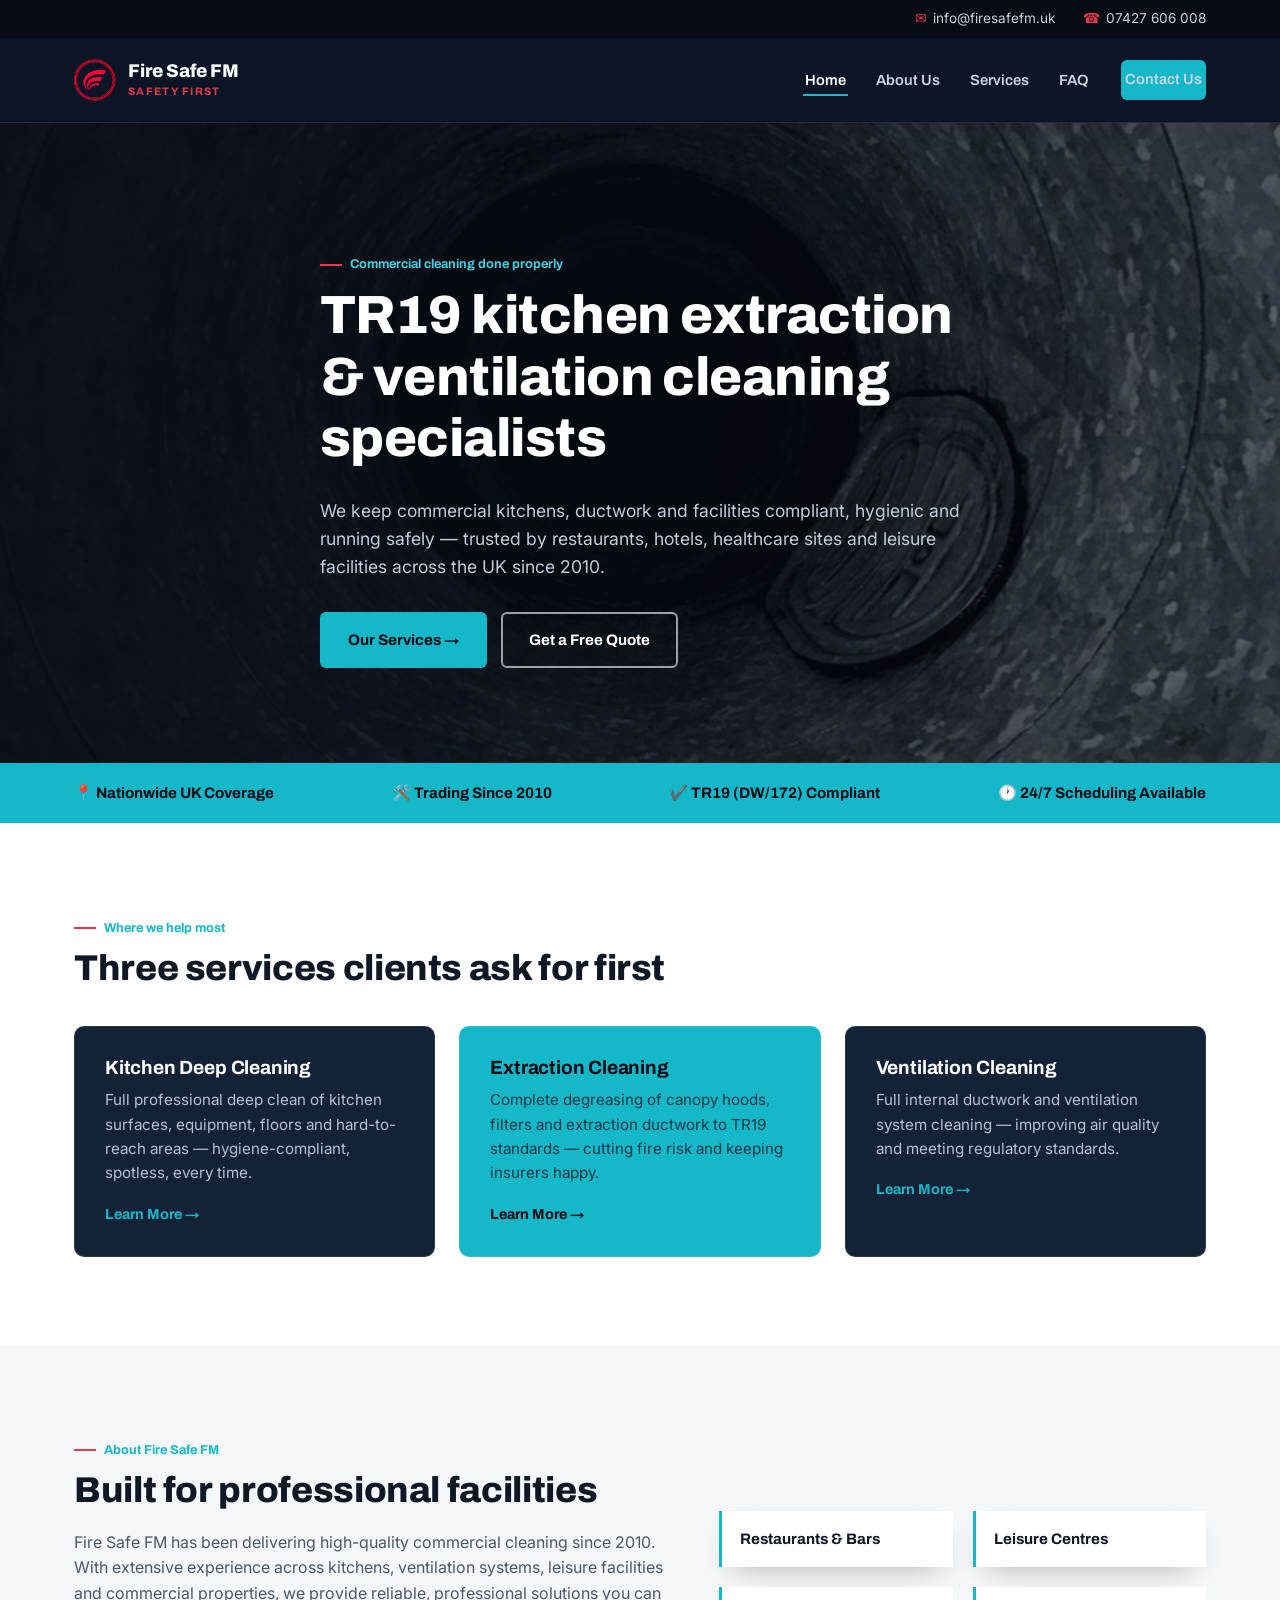
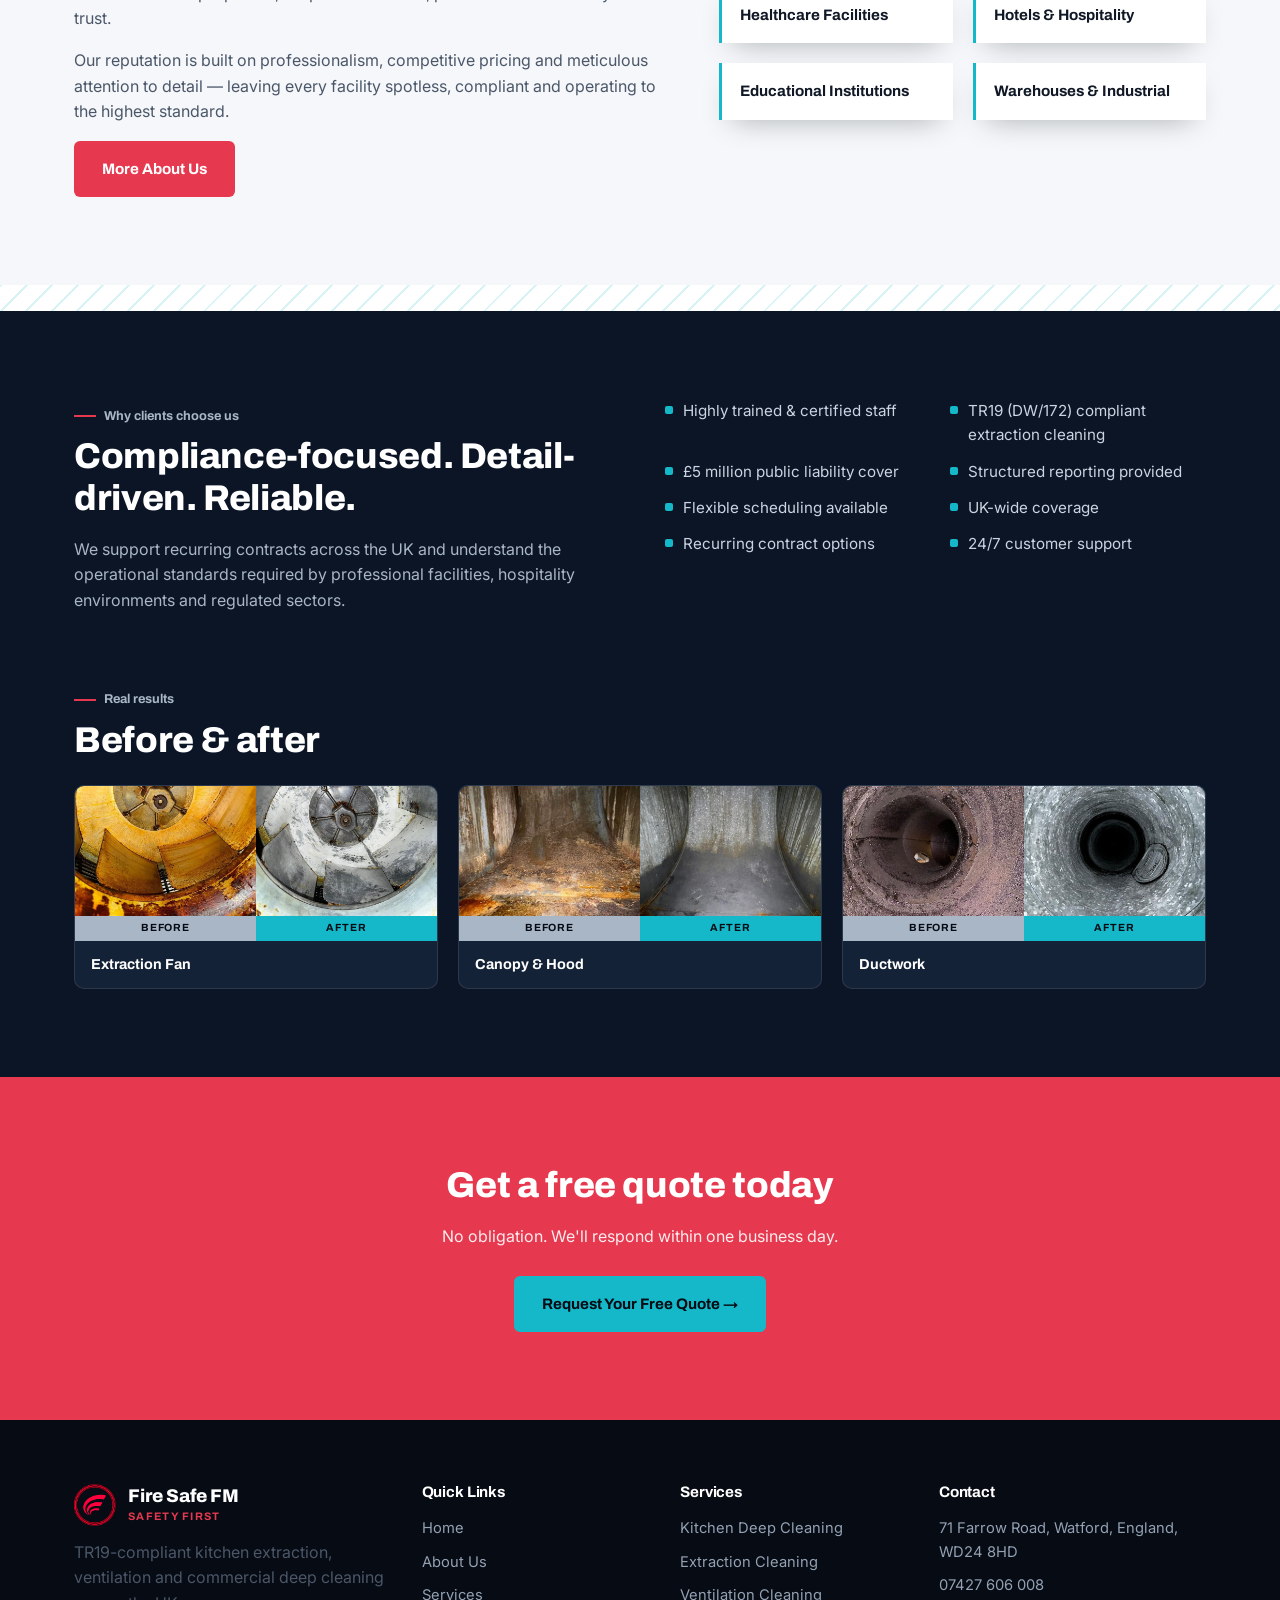
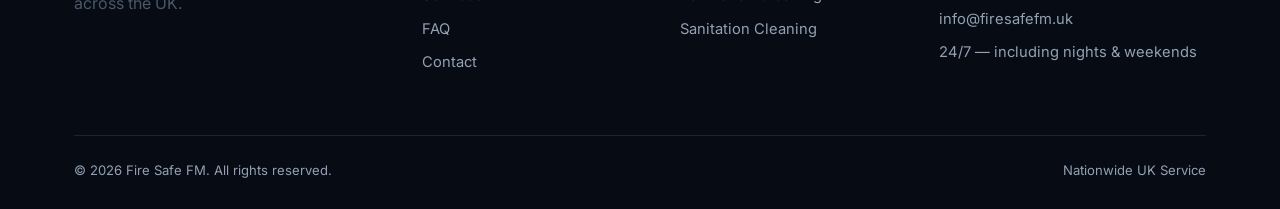
<file: index.html>
<!DOCTYPE html>
<html lang="en-GB">
<head>
<meta charset="UTF-8">
<meta name="viewport" content="width=device-width, initial-scale=1.0">
<title>Fire Safe FM | TR19 Kitchen Extraction & Commercial Cleaning Specialists</title>
<meta name="description" content="Fire Safe FM provides TR19-compliant kitchen extraction cleaning, ventilation cleaning and commercial deep cleaning across the UK. Fully insured, compliance-focused, trusted since 2010.">
<link rel="canonical" href="https://firesafefm.uk/">
<meta property="og:type" content="website">
<meta property="og:title" content="Fire Safe FM | TR19 Kitchen Extraction & Commercial Cleaning Specialists">
<meta property="og:description" content="TR19-compliant kitchen extraction, ventilation and commercial deep cleaning. Nationwide UK coverage, fully insured, compliance-focused.">
<meta property="og:url" content="https://firesafefm.uk/">
<meta property="og:image" content="https://firesafefm.uk/assets/hero-duct.jpg">
<meta name="twitter:card" content="summary_large_image">
<link rel="icon" type="image/png" href="assets/logo-icon.png">
<link rel="preconnect" href="https://fonts.googleapis.com">
<link rel="preconnect" href="https://fonts.gstatic.com" crossorigin>
<link href="https://fonts.googleapis.com/css2?family=Archivo:wght@600;700;800&family=Inter:wght@400;500;600;700&display=swap" rel="stylesheet">
<link rel="stylesheet" href="css/style.css">
<script type="application/ld+json">
{
  "@context": "https://schema.org",
  "@type": "HomeAndConstructionBusiness",
  "name": "Fire Safe FM",
  "image": "https://firesafefm.uk/assets/hero-duct.jpg",
  "telephone": "+44 7427 606008",
  "email": "info@firesafefm.uk",
  "url": "https://firesafefm.uk/",
  "priceRange": "££",
  "areaServed": "United Kingdom",
  "address": {
    "@type": "PostalAddress",
    "streetAddress": "71 Farrow Road",
    "addressLocality": "Watford",
    "postalCode": "WD24 8HD",
    "addressCountry": "GB"
  },
  "openingHours": "Mo-Su 00:00-23:59",
  "description": "TR19-compliant kitchen extraction cleaning, ventilation cleaning and commercial deep cleaning across the UK."
}
</script>
</head>
<body>

<div class="topbar">
  <div class="container">
    <a href="mailto:info@firesafefm.uk"><span class="icon">&#9993;</span>info@firesafefm.uk</a>
    <a href="tel:07427606008"><span class="icon">&#9742;</span>07427 606 008</a>
  </div>
</div>

<header class="site-header">
  <div class="container">
    <a class="brand" href="index.html">
      <img src="assets/logo-icon.png" alt="Fire Safe FM logo">
      <span class="brand-text">
        <span class="name">Fire Safe FM</span>
        <span class="tag">SAFETY FIRST</span>
      </span>
    </a>
    <button class="nav-toggle" aria-label="Toggle menu" aria-expanded="false">&#9776;</button>
    <nav class="main-nav">
      <ul>
        <li><a href="index.html" class="active">Home</a></li>
        <li><a href="about.html">About Us</a></li>
        <li><a href="services.html">Services</a></li>
        <li><a href="faq.html">FAQ</a></li>
      </ul>
      <a class="btn btn-primary" href="contact.html">Contact Us</a>
    </nav>
  </div>
</header>

<section class="hero">
  <div class="hero-bg" style="background-image:url('assets/hero-duct.jpg');"></div>
  <div class="hero-scrim"></div>
  <div class="container hero-content">
    <p class="eyebrow">Commercial cleaning done properly</p>
    <h1>TR19 kitchen extraction &amp; ventilation cleaning specialists</h1>
    <p class="lede">We keep commercial kitchens, ductwork and facilities compliant, hygienic and running safely — trusted by restaurants, hotels, healthcare sites and leisure facilities across the UK since 2010.</p>
    <div class="hero-actions">
      <a class="btn btn-primary" href="services.html">Our Services →</a>
      <a class="btn btn-outline" href="contact.html">Get a Free Quote</a>
    </div>
  </div>
</section>

<div class="stat-bar">
  <div class="container">
    <span class="item">📍 Nationwide UK Coverage</span>
    <span class="item">🛠️ Trading Since 2010</span>
    <span class="item">✔️ TR19 (DW/172) Compliant</span>
    <span class="item">🕐 24/7 Scheduling Available</span>
  </div>
</div>

<section class="section">
  <div class="container">
    <p class="eyebrow">Where we help most</p>
    <h2>Three services clients ask for first</h2>
    <div class="grid-3" style="margin-top:36px;">
      <div class="service-card">
        <h3>Kitchen Deep Cleaning</h3>
        <p>Full professional deep clean of kitchen surfaces, equipment, floors and hard-to-reach areas — hygiene-compliant, spotless, every time.</p>
        <a href="services.html#kitchen-deep-cleaning">Learn More →</a>
      </div>
      <div class="service-card is-accent">
        <h3>Extraction Cleaning</h3>
        <p>Complete degreasing of canopy hoods, filters and extraction ductwork to TR19 standards — cutting fire risk and keeping insurers happy.</p>
        <a href="services.html#extraction-cleaning">Learn More →</a>
      </div>
      <div class="service-card">
        <h3>Ventilation Cleaning</h3>
        <p>Full internal ductwork and ventilation system cleaning — improving air quality and meeting regulatory standards.</p>
        <a href="services.html#ventilation-cleaning">Learn More →</a>
      </div>
    </div>
  </div>
</section>

<section class="section section--paper">
  <div class="container">
    <div style="display:grid; grid-template-columns:1.1fr 0.9fr; gap:50px; align-items:center;">
      <div>
        <p class="eyebrow">About Fire Safe FM</p>
        <h2>Built for professional facilities</h2>
        <p>Fire Safe FM has been delivering high-quality commercial cleaning since 2010. With extensive experience across kitchens, ventilation systems, leisure facilities and commercial properties, we provide reliable, professional solutions you can trust.</p>
        <p>Our reputation is built on professionalism, competitive pricing and meticulous attention to detail — leaving every facility spotless, compliant and operating to the highest standard.</p>
        <a class="btn btn-red" href="about.html">More About Us</a>
      </div>
      <div class="grid-2">
        <div class="industry-pill">Restaurants &amp; Bars</div>
        <div class="industry-pill">Leisure Centres</div>
        <div class="industry-pill">Healthcare Facilities</div>
        <div class="industry-pill">Hotels &amp; Hospitality</div>
        <div class="industry-pill">Educational Institutions</div>
        <div class="industry-pill">Warehouses &amp; Industrial</div>
      </div>
    </div>
  </div>
</section>

<div class="duct-divider"></div>

<section class="section section--dark">
  <div class="container">
    <div style="display:grid; grid-template-columns:1fr 1fr; gap:50px; align-items:start;">
      <div>
        <p class="eyebrow">Why clients choose us</p>
        <h2>Compliance-focused. Detail-driven. Reliable.</h2>
        <p>We support recurring contracts across the UK and understand the operational standards required by professional facilities, hospitality environments and regulated sectors.</p>
      </div>
      <ul class="feature-list">
        <li>Highly trained &amp; certified staff</li>
        <li>TR19 (DW/172) compliant extraction cleaning</li>
        <li>£5 million public liability cover</li>
        <li>Structured reporting provided</li>
        <li>Flexible scheduling available</li>
        <li>UK-wide coverage</li>
        <li>Recurring contract options</li>
        <li>24/7 customer support</li>
      </ul>
    </div>

    <p class="eyebrow" style="margin-top:60px;">Real results</p>
    <h2>Before &amp; after</h2>
    <div class="ba-grid" style="margin-top:24px;">
      <div class="ba-card">
        <div class="ba-images">
          <div class="before"><img src="assets/before-after/fan_impeller_before.jpg" alt="Extraction fan and impeller before cleaning, coated in thick grease" loading="lazy"><span>BEFORE</span></div>
          <div class="after"><img src="assets/before-after/fan_impeller_after.jpg" alt="Extraction fan and impeller after professional degreasing" loading="lazy"><span>AFTER</span></div>
        </div>
        <div class="ba-label">Extraction Fan</div>
      </div>
      <div class="ba-card">
        <div class="ba-images">
          <div class="before"><img src="assets/before-after/canopy_hood_before.jpg" alt="Kitchen canopy hood interior before cleaning, heavy grease build-up" loading="lazy"><span>BEFORE</span></div>
          <div class="after"><img src="assets/before-after/canopy_hood_after.jpg" alt="Kitchen canopy hood interior after cleaning, back to bare metal" loading="lazy"><span>AFTER</span></div>
        </div>
        <div class="ba-label">Canopy &amp; Hood</div>
      </div>
      <div class="ba-card">
        <div class="ba-images">
          <div class="before"><img src="assets/before-after/extraction_duct_before.jpg" alt="Extraction ductwork before cleaning" loading="lazy"><span>BEFORE</span></div>
          <div class="after"><img src="assets/before-after/extraction_duct_after.jpg" alt="Extraction ductwork after cleaning, bright galvanised finish" loading="lazy"><span>AFTER</span></div>
        </div>
        <div class="ba-label">Ductwork</div>
      </div>
    </div>
  </div>
</section>

<section class="section cta-band">
  <div class="container">
    <h2>Get a free quote today</h2>
    <p>No obligation. We'll respond within one business day.</p>
    <a class="btn btn-primary" href="contact.html">Request Your Free Quote →</a>
  </div>
</section>

<footer class="site-footer">
  <div class="container">
    <div class="footer-grid">
      <div>
        <a class="brand" href="index.html" style="margin-bottom:14px;">
          <img src="assets/logo-icon.png" alt="Fire Safe FM logo">
          <span class="brand-text"><span class="name">Fire Safe FM</span><span class="tag">SAFETY FIRST</span></span>
        </a>
        <p>TR19-compliant kitchen extraction, ventilation and commercial deep cleaning across the UK.</p>
      </div>
      <div>
        <h4>Quick Links</h4>
        <ul>
          <li><a href="index.html">Home</a></li>
          <li><a href="about.html">About Us</a></li>
          <li><a href="services.html">Services</a></li>
          <li><a href="faq.html">FAQ</a></li>
          <li><a href="contact.html">Contact</a></li>
        </ul>
      </div>
      <div>
        <h4>Services</h4>
        <ul>
          <li><a href="services.html#kitchen-deep-cleaning">Kitchen Deep Cleaning</a></li>
          <li><a href="services.html#extraction-cleaning">Extraction Cleaning</a></li>
          <li><a href="services.html#ventilation-cleaning">Ventilation Cleaning</a></li>
          <li><a href="services.html#sanitation-cleaning">Sanitation Cleaning</a></li>
        </ul>
      </div>
      <div>
        <h4>Contact</h4>
        <ul>
          <li>71 Farrow Road, Watford, England, WD24 8HD</li>
          <li><a href="tel:07427606008">07427 606 008</a></li>
          <li><a href="mailto:info@firesafefm.uk">info@firesafefm.uk</a></li>
          <li>24/7 — including nights &amp; weekends</li>
        </ul>
      </div>
    </div>
    <div class="footer-bottom">
      <span>&copy; 2026 Fire Safe FM. All rights reserved.</span>
      <span>Nationwide UK Service</span>
    </div>
  </div>
</footer>

<script src="js/main.js"></script>
</body>
</html>
</file>
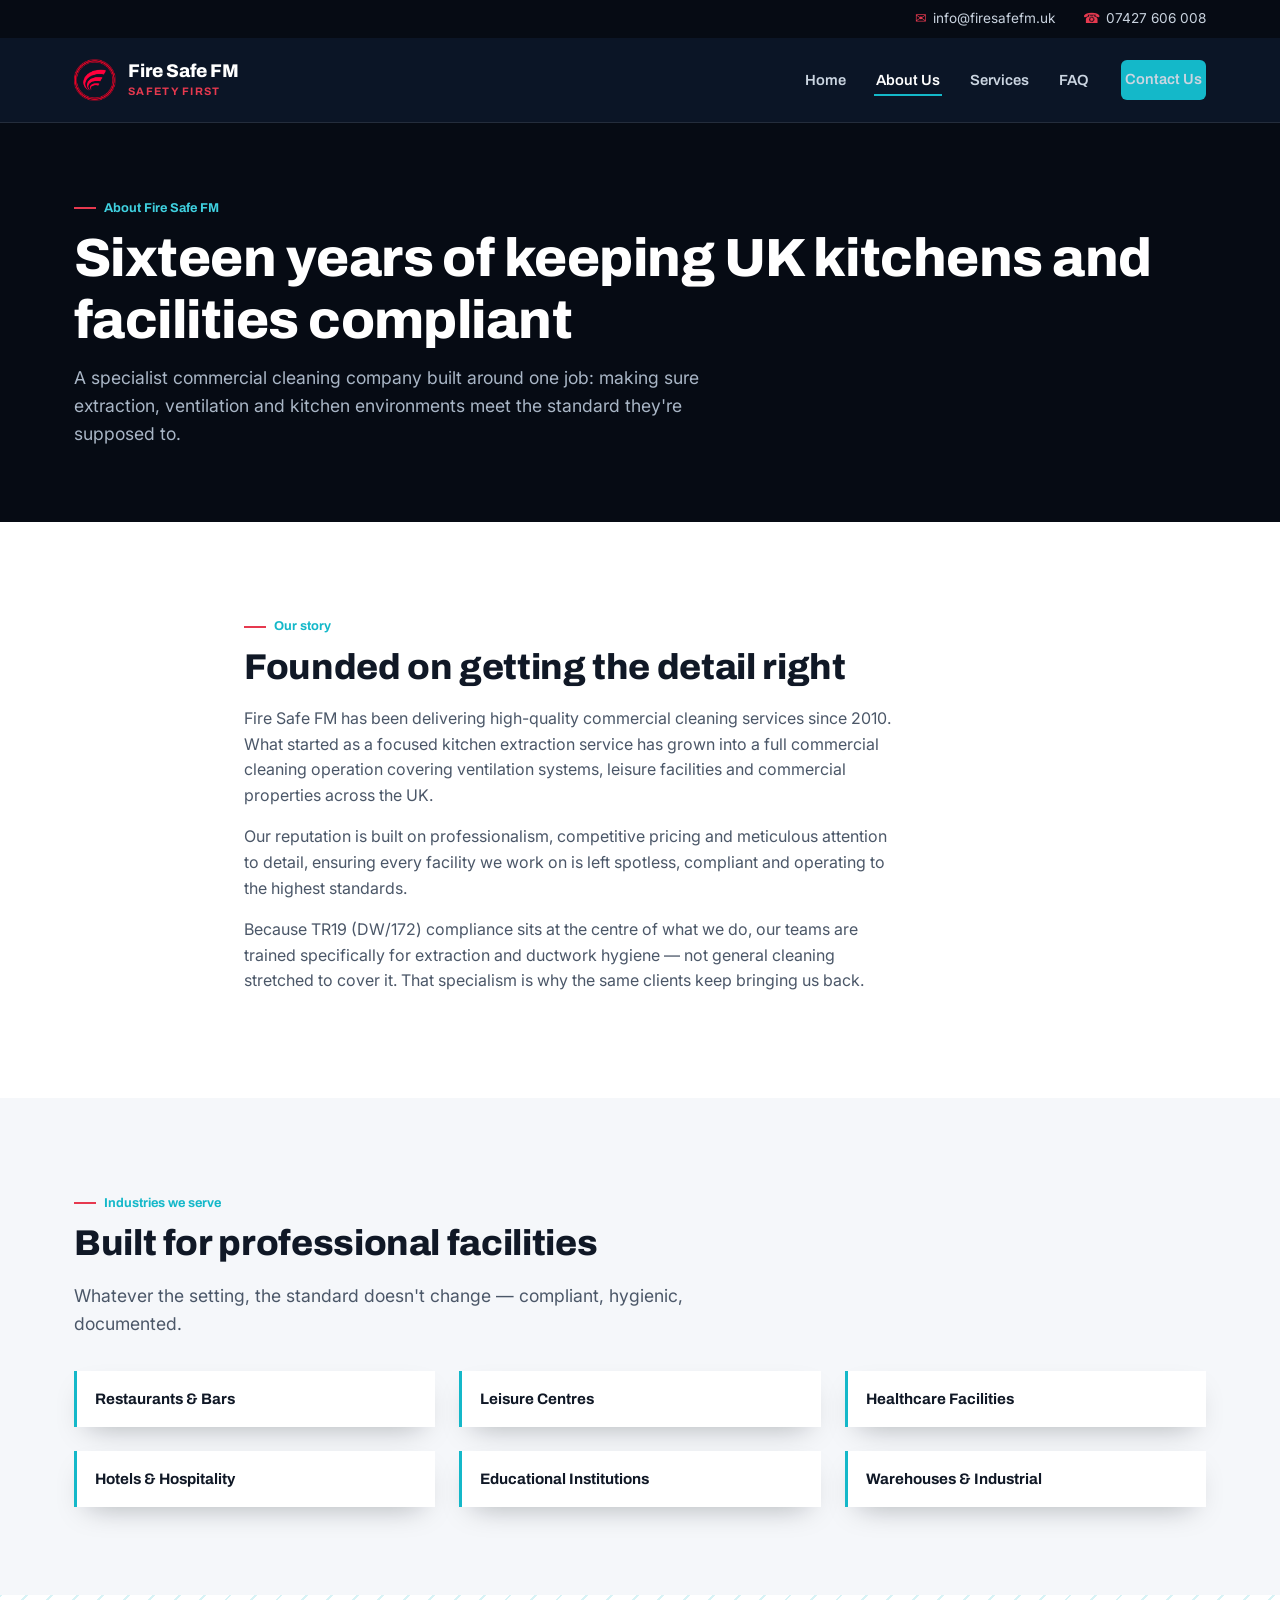
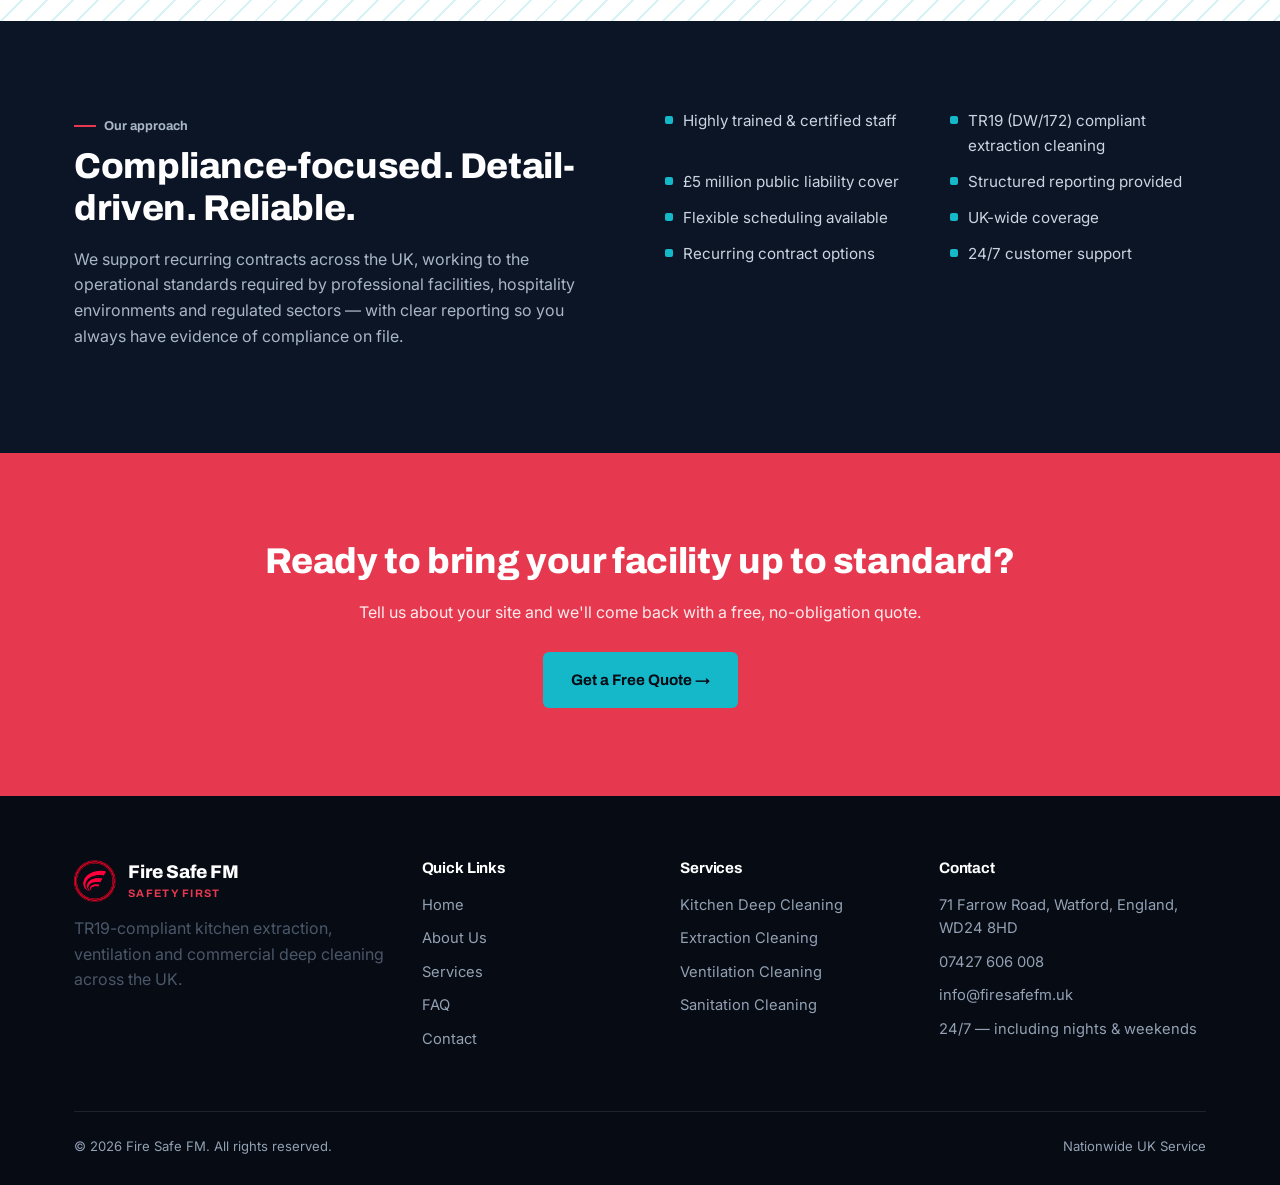
<file: about.html>
<!DOCTYPE html>
<html lang="en-GB">
<head>
<meta charset="UTF-8">
<meta name="viewport" content="width=device-width, initial-scale=1.0">
<title>About Us | Fire Safe FM — Commercial Cleaning Specialists Since 2010</title>
<meta name="description" content="Fire Safe FM has delivered TR19-compliant kitchen extraction and commercial cleaning across the UK since 2010. Learn about our approach, coverage and industries served.">
<link rel="canonical" href="https://firesafefm.uk/about.html">
<meta property="og:type" content="website">
<meta property="og:title" content="About Fire Safe FM — Commercial Cleaning Specialists Since 2010">
<meta property="og:description" content="TR19-compliant kitchen extraction and commercial cleaning across the UK since 2010.">
<meta property="og:url" content="https://firesafefm.uk/about.html">
<meta property="og:image" content="https://firesafefm.uk/assets/hero-duct.jpg">
<meta name="twitter:card" content="summary_large_image">
<link rel="icon" type="image/png" href="assets/logo-icon.png">
<link rel="preconnect" href="https://fonts.googleapis.com">
<link rel="preconnect" href="https://fonts.gstatic.com" crossorigin>
<link href="https://fonts.googleapis.com/css2?family=Archivo:wght@600;700;800&family=Inter:wght@400;500;600;700&display=swap" rel="stylesheet">
<link rel="stylesheet" href="css/style.css">
</head>
<body>

<div class="topbar">
  <div class="container">
    <a href="mailto:info@firesafefm.uk"><span class="icon">&#9993;</span>info@firesafefm.uk</a>
    <a href="tel:07427606008"><span class="icon">&#9742;</span>07427 606 008</a>
  </div>
</div>

<header class="site-header">
  <div class="container">
    <a class="brand" href="index.html">
      <img src="assets/logo-icon.png" alt="Fire Safe FM logo">
      <span class="brand-text"><span class="name">Fire Safe FM</span><span class="tag">SAFETY FIRST</span></span>
    </a>
    <button class="nav-toggle" aria-label="Toggle menu" aria-expanded="false">&#9776;</button>
    <nav class="main-nav">
      <ul>
        <li><a href="index.html">Home</a></li>
        <li><a href="about.html" class="active">About Us</a></li>
        <li><a href="services.html">Services</a></li>
        <li><a href="faq.html">FAQ</a></li>
      </ul>
      <a class="btn btn-primary" href="contact.html">Contact Us</a>
    </nav>
  </div>
</header>

<section class="page-hero">
  <div class="container">
    <p class="eyebrow">About Fire Safe FM</p>
    <h1>Sixteen years of keeping UK kitchens and facilities compliant</h1>
    <p class="lede">A specialist commercial cleaning company built around one job: making sure extraction, ventilation and kitchen environments meet the standard they're supposed to.</p>
  </div>
</section>

<section class="section">
  <div class="container" style="max-width:840px;">
    <p class="eyebrow">Our story</p>
    <h2>Founded on getting the detail right</h2>
    <p>Fire Safe FM has been delivering high-quality commercial cleaning services since 2010. What started as a focused kitchen extraction service has grown into a full commercial cleaning operation covering ventilation systems, leisure facilities and commercial properties across the UK.</p>
    <p>Our reputation is built on professionalism, competitive pricing and meticulous attention to detail, ensuring every facility we work on is left spotless, compliant and operating to the highest standards.</p>
    <p>Because TR19 (DW/172) compliance sits at the centre of what we do, our teams are trained specifically for extraction and ductwork hygiene — not general cleaning stretched to cover it. That specialism is why the same clients keep bringing us back.</p>
  </div>
</section>

<section class="section section--paper">
  <div class="container">
    <p class="eyebrow">Industries we serve</p>
    <h2>Built for professional facilities</h2>
    <p class="lede">Whatever the setting, the standard doesn't change — compliant, hygienic, documented.</p>
    <div class="grid-3" style="margin-top:32px; grid-template-columns:repeat(3,1fr);">
      <div class="industry-pill">Restaurants &amp; Bars</div>
      <div class="industry-pill">Leisure Centres</div>
      <div class="industry-pill">Healthcare Facilities</div>
      <div class="industry-pill">Hotels &amp; Hospitality</div>
      <div class="industry-pill">Educational Institutions</div>
      <div class="industry-pill">Warehouses &amp; Industrial</div>
    </div>
  </div>
</section>

<div class="duct-divider"></div>

<section class="section section--dark">
  <div class="container">
    <div style="display:grid; grid-template-columns:1fr 1fr; gap:50px; align-items:start;">
      <div>
        <p class="eyebrow">Our approach</p>
        <h2>Compliance-focused. Detail-driven. Reliable.</h2>
        <p>We support recurring contracts across the UK, working to the operational standards required by professional facilities, hospitality environments and regulated sectors — with clear reporting so you always have evidence of compliance on file.</p>
      </div>
      <ul class="feature-list">
        <li>Highly trained &amp; certified staff</li>
        <li>TR19 (DW/172) compliant extraction cleaning</li>
        <li>£5 million public liability cover</li>
        <li>Structured reporting provided</li>
        <li>Flexible scheduling available</li>
        <li>UK-wide coverage</li>
        <li>Recurring contract options</li>
        <li>24/7 customer support</li>
      </ul>
    </div>
  </div>
</section>

<section class="section cta-band">
  <div class="container">
    <h2>Ready to bring your facility up to standard?</h2>
    <p>Tell us about your site and we'll come back with a free, no-obligation quote.</p>
    <a class="btn btn-primary" href="contact.html">Get a Free Quote →</a>
  </div>
</section>

<footer class="site-footer">
  <div class="container">
    <div class="footer-grid">
      <div>
        <a class="brand" href="index.html" style="margin-bottom:14px;">
          <img src="assets/logo-icon.png" alt="Fire Safe FM logo">
          <span class="brand-text"><span class="name">Fire Safe FM</span><span class="tag">SAFETY FIRST</span></span>
        </a>
        <p>TR19-compliant kitchen extraction, ventilation and commercial deep cleaning across the UK.</p>
      </div>
      <div>
        <h4>Quick Links</h4>
        <ul>
          <li><a href="index.html">Home</a></li>
          <li><a href="about.html">About Us</a></li>
          <li><a href="services.html">Services</a></li>
          <li><a href="faq.html">FAQ</a></li>
          <li><a href="contact.html">Contact</a></li>
        </ul>
      </div>
      <div>
        <h4>Services</h4>
        <ul>
          <li><a href="services.html#kitchen-deep-cleaning">Kitchen Deep Cleaning</a></li>
          <li><a href="services.html#extraction-cleaning">Extraction Cleaning</a></li>
          <li><a href="services.html#ventilation-cleaning">Ventilation Cleaning</a></li>
          <li><a href="services.html#sanitation-cleaning">Sanitation Cleaning</a></li>
        </ul>
      </div>
      <div>
        <h4>Contact</h4>
        <ul>
          <li>71 Farrow Road, Watford, England, WD24 8HD</li>
          <li><a href="tel:07427606008">07427 606 008</a></li>
          <li><a href="mailto:info@firesafefm.uk">info@firesafefm.uk</a></li>
          <li>24/7 — including nights &amp; weekends</li>
        </ul>
      </div>
    </div>
    <div class="footer-bottom">
      <span>&copy; 2026 Fire Safe FM. All rights reserved.</span>
      <span>Nationwide UK Service</span>
    </div>
  </div>
</footer>

<script src="js/main.js"></script>
</body>
</html>
</file>
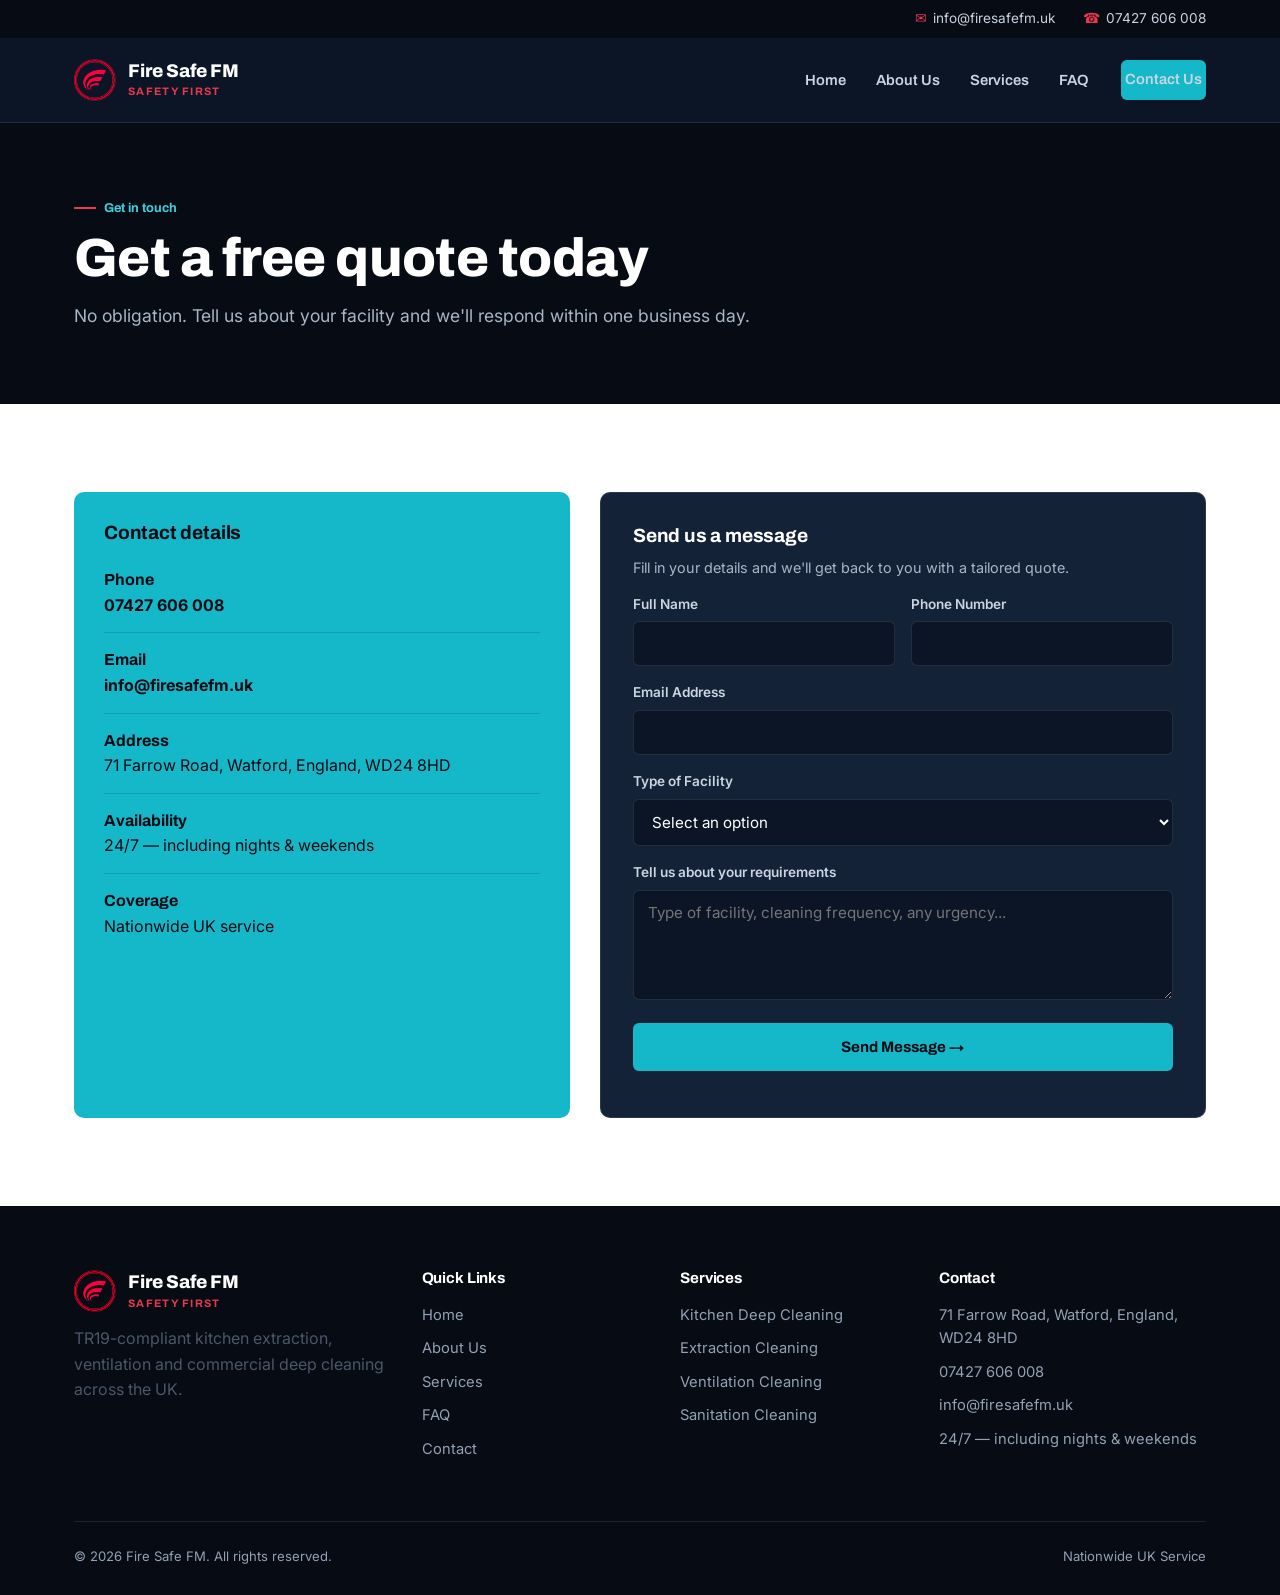
<file: contact.html>
<!DOCTYPE html>
<html lang="en-GB">
<head>
<meta charset="UTF-8">
<meta name="viewport" content="width=device-width, initial-scale=1.0">
<title>Contact Us | Get a Free Quote — Fire Safe FM</title>
<meta name="description" content="Get a free, no-obligation quote for TR19 kitchen extraction, ventilation or commercial deep cleaning. Call 07427 606 008 or send us your requirements online.">
<link rel="canonical" href="https://firesafefm.uk/contact.html">
<meta property="og:type" content="website">
<meta property="og:title" content="Contact Fire Safe FM — Get a Free Quote">
<meta property="og:description" content="Get a free, no-obligation quote for TR19 kitchen extraction, ventilation or commercial deep cleaning.">
<meta property="og:url" content="https://firesafefm.uk/contact.html">
<meta property="og:image" content="https://firesafefm.uk/assets/hero-duct.jpg">
<meta name="twitter:card" content="summary_large_image">
<link rel="icon" type="image/png" href="assets/logo-icon.png">
<link rel="preconnect" href="https://fonts.googleapis.com">
<link rel="preconnect" href="https://fonts.gstatic.com" crossorigin>
<link href="https://fonts.googleapis.com/css2?family=Archivo:wght@600;700;800&family=Inter:wght@400;500;600;700&display=swap" rel="stylesheet">
<link rel="stylesheet" href="css/style.css">
</head>
<body>

<div class="topbar">
  <div class="container">
    <a href="mailto:info@firesafefm.uk"><span class="icon">&#9993;</span>info@firesafefm.uk</a>
    <a href="tel:07427606008"><span class="icon">&#9742;</span>07427 606 008</a>
  </div>
</div>

<header class="site-header">
  <div class="container">
    <a class="brand" href="index.html">
      <img src="assets/logo-icon.png" alt="Fire Safe FM logo">
      <span class="brand-text"><span class="name">Fire Safe FM</span><span class="tag">SAFETY FIRST</span></span>
    </a>
    <button class="nav-toggle" aria-label="Toggle menu" aria-expanded="false">&#9776;</button>
    <nav class="main-nav">
      <ul>
        <li><a href="index.html">Home</a></li>
        <li><a href="about.html">About Us</a></li>
        <li><a href="services.html">Services</a></li>
        <li><a href="faq.html">FAQ</a></li>
      </ul>
      <a class="btn btn-primary" href="contact.html">Contact Us</a>
    </nav>
  </div>
</header>

<section class="page-hero">
  <div class="container">
    <p class="eyebrow">Get in touch</p>
    <h1>Get a free quote today</h1>
    <p class="lede">No obligation. Tell us about your facility and we'll respond within one business day.</p>
  </div>
</section>

<section class="section">
  <div class="container">
    <div class="contact-grid">

      <div class="info-card">
        <h3>Contact details</h3>
        <div class="row">
          <div>
            <strong>Phone</strong>
            <a href="tel:07427606008" style="color:var(--navy-950); font-weight:700;">07427 606 008</a>
          </div>
        </div>
        <div class="row">
          <div>
            <strong>Email</strong>
            <a href="mailto:info@firesafefm.uk" style="color:var(--navy-950); font-weight:700;">info@firesafefm.uk</a>
          </div>
        </div>
        <div class="row">
          <div>
            <strong>Address</strong>
            71 Farrow Road, Watford, England, WD24 8HD
          </div>
        </div>
        <div class="row">
          <div>
            <strong>Availability</strong>
            24/7 — including nights &amp; weekends
          </div>
        </div>
        <div class="row">
          <div>
            <strong>Coverage</strong>
            Nationwide UK service
          </div>
        </div>
      </div>

      <div class="form-card">
        <h3>Send us a message</h3>
        <p style="color:#a9b6c6; font-size:0.9rem;">Fill in your details and we'll get back to you with a tailored quote.</p>
        <form id="quote-form" data-endpoint="/api/contact" novalidate>
          <div class="form-grid-2">
            <div class="form-row">
              <label for="name">Full Name</label>
              <input type="text" id="name" name="name" required>
            </div>
            <div class="form-row">
              <label for="phone">Phone Number</label>
              <input type="tel" id="phone" name="phone" required>
            </div>
          </div>
          <div class="form-row">
            <label for="email">Email Address</label>
            <input type="email" id="email" name="email" required>
          </div>
          <div class="form-row">
            <label for="facilityType">Type of Facility</label>
            <select id="facilityType" name="facilityType">
              <option value="">Select an option</option>
              <option>Restaurant / Bar</option>
              <option>Hotel / Hospitality</option>
              <option>Healthcare Facility</option>
              <option>Leisure Centre</option>
              <option>Educational Institution</option>
              <option>Warehouse / Industrial</option>
              <option>Other</option>
            </select>
          </div>
          <div class="form-row">
            <label for="message">Tell us about your requirements</label>
            <textarea id="message" name="message" placeholder="Type of facility, cleaning frequency, any urgency..." required></textarea>
          </div>
          <!-- Honeypot field — hidden from real users, catches simple bots -->
          <div class="form-row hp-field" aria-hidden="true">
            <label for="company_website">Company Website</label>
            <input type="text" id="company_website" name="company_website" tabindex="-1" autocomplete="off">
          </div>
          <button type="submit" class="btn btn-primary btn-block">Send Message →</button>
          <div id="form-status" class="form-status" role="status" aria-live="polite"></div>
        </form>
      </div>

    </div>
  </div>
</section>

<footer class="site-footer">
  <div class="container">
    <div class="footer-grid">
      <div>
        <a class="brand" href="index.html" style="margin-bottom:14px;">
          <img src="assets/logo-icon.png" alt="Fire Safe FM logo">
          <span class="brand-text"><span class="name">Fire Safe FM</span><span class="tag">SAFETY FIRST</span></span>
        </a>
        <p>TR19-compliant kitchen extraction, ventilation and commercial deep cleaning across the UK.</p>
      </div>
      <div>
        <h4>Quick Links</h4>
        <ul>
          <li><a href="index.html">Home</a></li>
          <li><a href="about.html">About Us</a></li>
          <li><a href="services.html">Services</a></li>
          <li><a href="faq.html">FAQ</a></li>
          <li><a href="contact.html">Contact</a></li>
        </ul>
      </div>
      <div>
        <h4>Services</h4>
        <ul>
          <li><a href="services.html#kitchen-deep-cleaning">Kitchen Deep Cleaning</a></li>
          <li><a href="services.html#extraction-cleaning">Extraction Cleaning</a></li>
          <li><a href="services.html#ventilation-cleaning">Ventilation Cleaning</a></li>
          <li><a href="services.html#sanitation-cleaning">Sanitation Cleaning</a></li>
        </ul>
      </div>
      <div>
        <h4>Contact</h4>
        <ul>
          <li>71 Farrow Road, Watford, England, WD24 8HD</li>
          <li><a href="tel:07427606008">07427 606 008</a></li>
          <li><a href="mailto:info@firesafefm.uk">info@firesafefm.uk</a></li>
          <li>24/7 — including nights &amp; weekends</li>
        </ul>
      </div>
    </div>
    <div class="footer-bottom">
      <span>&copy; 2026 Fire Safe FM. All rights reserved.</span>
      <span>Nationwide UK Service</span>
    </div>
  </div>
</footer>

<script src="js/main.js"></script>
</body>
</html>
</file>
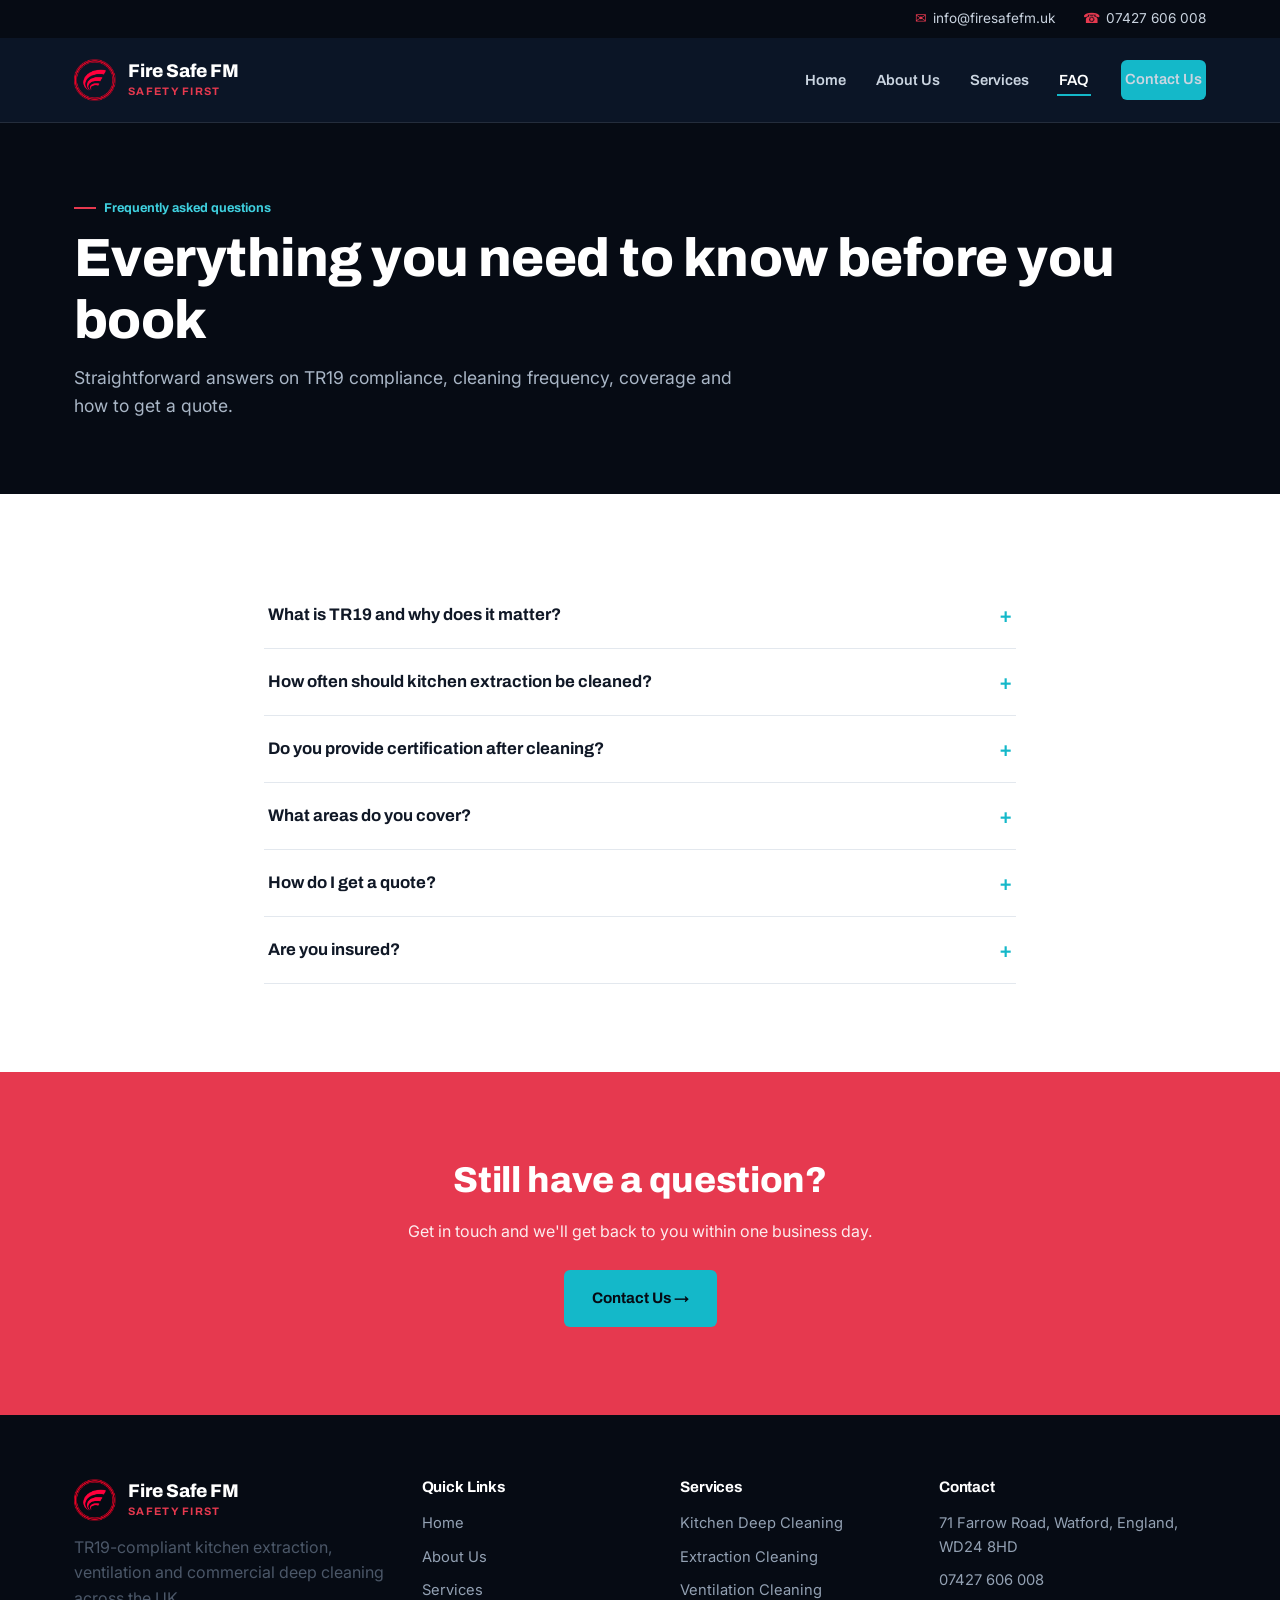
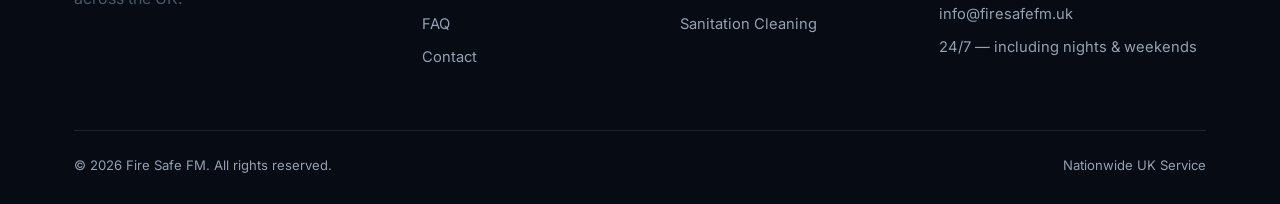
<file: faq.html>
<!DOCTYPE html>
<html lang="en-GB">
<head>
<meta charset="UTF-8">
<meta name="viewport" content="width=device-width, initial-scale=1.0">
<title>FAQs | TR19 Compliance & Kitchen Extraction Cleaning — Fire Safe FM</title>
<meta name="description" content="Answers to common questions about TR19 compliance, how often kitchen extraction should be cleaned, coverage area, certification and getting a quote from Fire Safe FM.">
<link rel="canonical" href="https://firesafefm.uk/faq.html">
<meta property="og:type" content="website">
<meta property="og:title" content="FAQs — Fire Safe FM">
<meta property="og:description" content="Answers to common questions about TR19 compliance, cleaning frequency, coverage and quotes.">
<meta property="og:url" content="https://firesafefm.uk/faq.html">
<meta property="og:image" content="https://firesafefm.uk/assets/hero-duct.jpg">
<meta name="twitter:card" content="summary_large_image">
<link rel="icon" type="image/png" href="assets/logo-icon.png">
<link rel="preconnect" href="https://fonts.googleapis.com">
<link rel="preconnect" href="https://fonts.gstatic.com" crossorigin>
<link href="https://fonts.googleapis.com/css2?family=Archivo:wght@600;700;800&family=Inter:wght@400;500;600;700&display=swap" rel="stylesheet">
<link rel="stylesheet" href="css/style.css">
<script type="application/ld+json">
{
  "@context": "https://schema.org",
  "@type": "FAQPage",
  "mainEntity": [
    {
      "@type": "Question",
      "name": "What is TR19 and why does it matter?",
      "acceptedAnswer": { "@type": "Answer", "text": "TR19 (also referenced as DW/172) is the UK industry standard covering the cleanliness of kitchen extraction systems. It sets out how ductwork, canopies and filters should be inspected and cleaned to reduce fire risk. Most commercial insurance policies require evidence of TR19-compliant cleaning, and a build-up of grease in an uncleaned system is one of the most common causes of commercial kitchen fires." }
    },
    {
      "@type": "Question",
      "name": "How often should kitchen extraction be cleaned?",
      "acceptedAnswer": { "@type": "Answer", "text": "TR19 recommends cleaning frequency based on usage: typically every 3 months for heavy use (e.g. fast food, 12+ hours a day), every 6 months for moderate use, and annually for light or seasonal use. We'll assess your kitchen and recommend the right schedule." }
    },
    {
      "@type": "Question",
      "name": "Do you provide certification after cleaning?",
      "acceptedAnswer": { "@type": "Answer", "text": "Yes. Every clean is documented with a structured report and certificate you can keep on file for insurers, environmental health inspections, or landlord compliance checks." }
    },
    {
      "@type": "Question",
      "name": "What areas do you cover?",
      "acceptedAnswer": { "@type": "Answer", "text": "We provide nationwide UK coverage, working with restaurants, bars, hotels, leisure centres, healthcare facilities, educational institutions and warehouses across the country." }
    },
    {
      "@type": "Question",
      "name": "How do I get a quote?",
      "acceptedAnswer": { "@type": "Answer", "text": "Fill in the quote form on our Contact page or call us directly on 07427 606 008. We'll ask a few questions about your facility and respond with a free, no-obligation quote, usually within one business day." }
    },
    {
      "@type": "Question",
      "name": "Are you insured?",
      "acceptedAnswer": { "@type": "Answer", "text": "Yes, we operate with £5 million public liability insurance, and all technicians are trained and certified for extraction and ventilation cleaning work." }
    }
  ]
}
</script>
</head>
<body>

<div class="topbar">
  <div class="container">
    <a href="mailto:info@firesafefm.uk"><span class="icon">&#9993;</span>info@firesafefm.uk</a>
    <a href="tel:07427606008"><span class="icon">&#9742;</span>07427 606 008</a>
  </div>
</div>

<header class="site-header">
  <div class="container">
    <a class="brand" href="index.html">
      <img src="assets/logo-icon.png" alt="Fire Safe FM logo">
      <span class="brand-text"><span class="name">Fire Safe FM</span><span class="tag">SAFETY FIRST</span></span>
    </a>
    <button class="nav-toggle" aria-label="Toggle menu" aria-expanded="false">&#9776;</button>
    <nav class="main-nav">
      <ul>
        <li><a href="index.html">Home</a></li>
        <li><a href="about.html">About Us</a></li>
        <li><a href="services.html">Services</a></li>
        <li><a href="faq.html" class="active">FAQ</a></li>
      </ul>
      <a class="btn btn-primary" href="contact.html">Contact Us</a>
    </nav>
  </div>
</header>

<section class="page-hero">
  <div class="container">
    <p class="eyebrow">Frequently asked questions</p>
    <h1>Everything you need to know before you book</h1>
    <p class="lede">Straightforward answers on TR19 compliance, cleaning frequency, coverage and how to get a quote.</p>
  </div>
</section>

<section class="section">
  <div class="container" style="max-width:800px;">

    <div class="faq-item">
      <button class="faq-q" aria-expanded="false">What is TR19 and why does it matter?<span class="icon">+</span></button>
      <div class="faq-a"><p>TR19 (also referenced as DW/172) is the UK industry standard covering the cleanliness of kitchen extraction systems. It sets out how ductwork, canopies and filters should be inspected and cleaned to reduce fire risk. Most commercial insurance policies require evidence of TR19-compliant cleaning, and a build-up of grease in an uncleaned system is one of the most common causes of commercial kitchen fires.</p></div>
    </div>

    <div class="faq-item">
      <button class="faq-q" aria-expanded="false">How often should kitchen extraction be cleaned?<span class="icon">+</span></button>
      <div class="faq-a"><p>TR19 recommends a frequency based on usage: typically every 3 months for heavy use (e.g. fast food, 12+ hours a day), every 6 months for moderate use, and annually for light or seasonal use. We'll assess your kitchen on-site and recommend the right schedule for you.</p></div>
    </div>

    <div class="faq-item">
      <button class="faq-q" aria-expanded="false">Do you provide certification after cleaning?<span class="icon">+</span></button>
      <div class="faq-a"><p>Yes. Every clean is documented with a structured report and certificate you can keep on file for insurers, environmental health inspections, or landlord compliance checks.</p></div>
    </div>

    <div class="faq-item">
      <button class="faq-q" aria-expanded="false">What areas do you cover?<span class="icon">+</span></button>
      <div class="faq-a"><p>We provide nationwide UK coverage, working with restaurants, bars, hotels, leisure centres, healthcare facilities, educational institutions and warehouses across the country.</p></div>
    </div>

    <div class="faq-item">
      <button class="faq-q" aria-expanded="false">How do I get a quote?<span class="icon">+</span></button>
      <div class="faq-a"><p>Fill in the quote form on our <a href="contact.html">Contact page</a> or call us directly on <a href="tel:07427606008">07427 606 008</a>. We'll ask a few questions about your facility and respond with a free, no-obligation quote, usually within one business day.</p></div>
    </div>

    <div class="faq-item">
      <button class="faq-q" aria-expanded="false">Are you insured?<span class="icon">+</span></button>
      <div class="faq-a"><p>Yes — we operate with £5 million public liability insurance, and all technicians are trained and certified for extraction and ventilation cleaning work.</p></div>
    </div>

  </div>
</section>

<section class="section cta-band">
  <div class="container">
    <h2>Still have a question?</h2>
    <p>Get in touch and we'll get back to you within one business day.</p>
    <a class="btn btn-primary" href="contact.html">Contact Us →</a>
  </div>
</section>

<footer class="site-footer">
  <div class="container">
    <div class="footer-grid">
      <div>
        <a class="brand" href="index.html" style="margin-bottom:14px;">
          <img src="assets/logo-icon.png" alt="Fire Safe FM logo">
          <span class="brand-text"><span class="name">Fire Safe FM</span><span class="tag">SAFETY FIRST</span></span>
        </a>
        <p>TR19-compliant kitchen extraction, ventilation and commercial deep cleaning across the UK.</p>
      </div>
      <div>
        <h4>Quick Links</h4>
        <ul>
          <li><a href="index.html">Home</a></li>
          <li><a href="about.html">About Us</a></li>
          <li><a href="services.html">Services</a></li>
          <li><a href="faq.html">FAQ</a></li>
          <li><a href="contact.html">Contact</a></li>
        </ul>
      </div>
      <div>
        <h4>Services</h4>
        <ul>
          <li><a href="services.html#kitchen-deep-cleaning">Kitchen Deep Cleaning</a></li>
          <li><a href="services.html#extraction-cleaning">Extraction Cleaning</a></li>
          <li><a href="services.html#ventilation-cleaning">Ventilation Cleaning</a></li>
          <li><a href="services.html#sanitation-cleaning">Sanitation Cleaning</a></li>
        </ul>
      </div>
      <div>
        <h4>Contact</h4>
        <ul>
          <li>71 Farrow Road, Watford, England, WD24 8HD</li>
          <li><a href="tel:07427606008">07427 606 008</a></li>
          <li><a href="mailto:info@firesafefm.uk">info@firesafefm.uk</a></li>
          <li>24/7 — including nights &amp; weekends</li>
        </ul>
      </div>
    </div>
    <div class="footer-bottom">
      <span>&copy; 2026 Fire Safe FM. All rights reserved.</span>
      <span>Nationwide UK Service</span>
    </div>
  </div>
</footer>

<script src="js/main.js"></script>
</body>
</html>
</file>
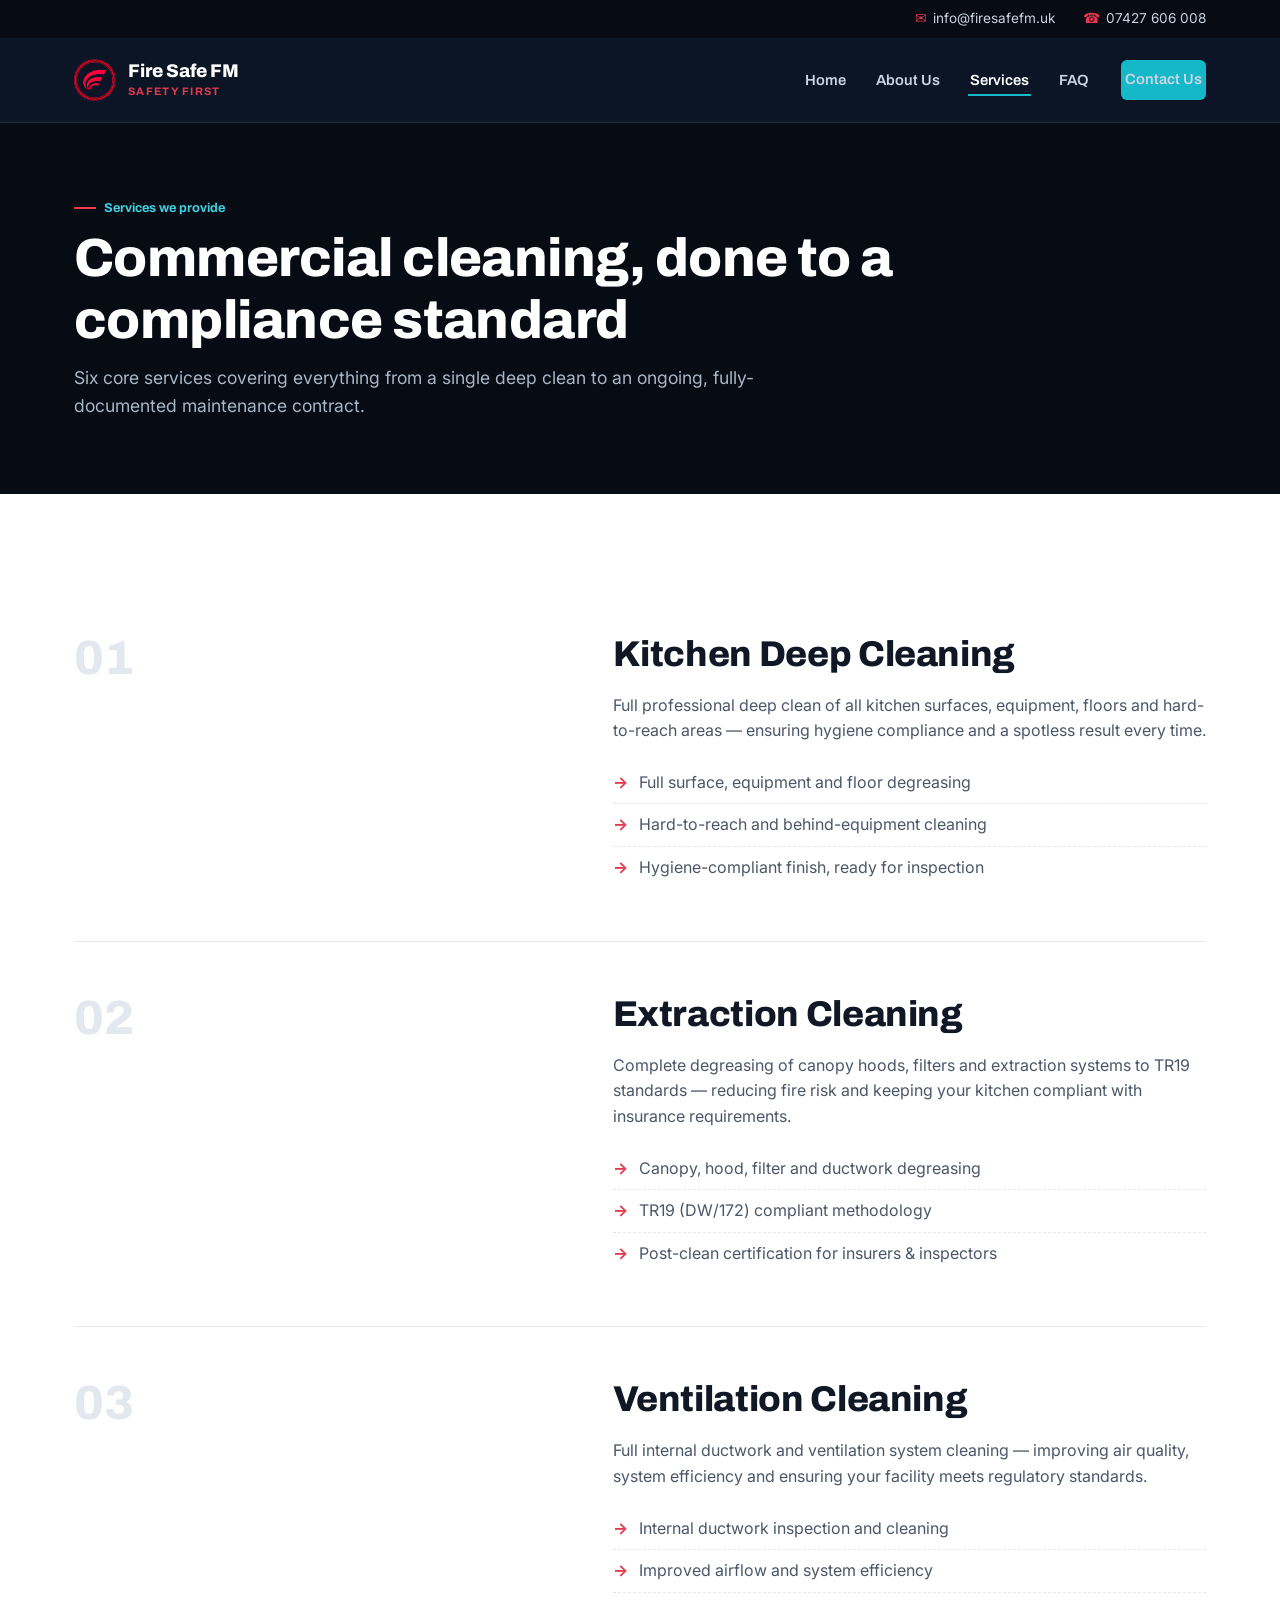
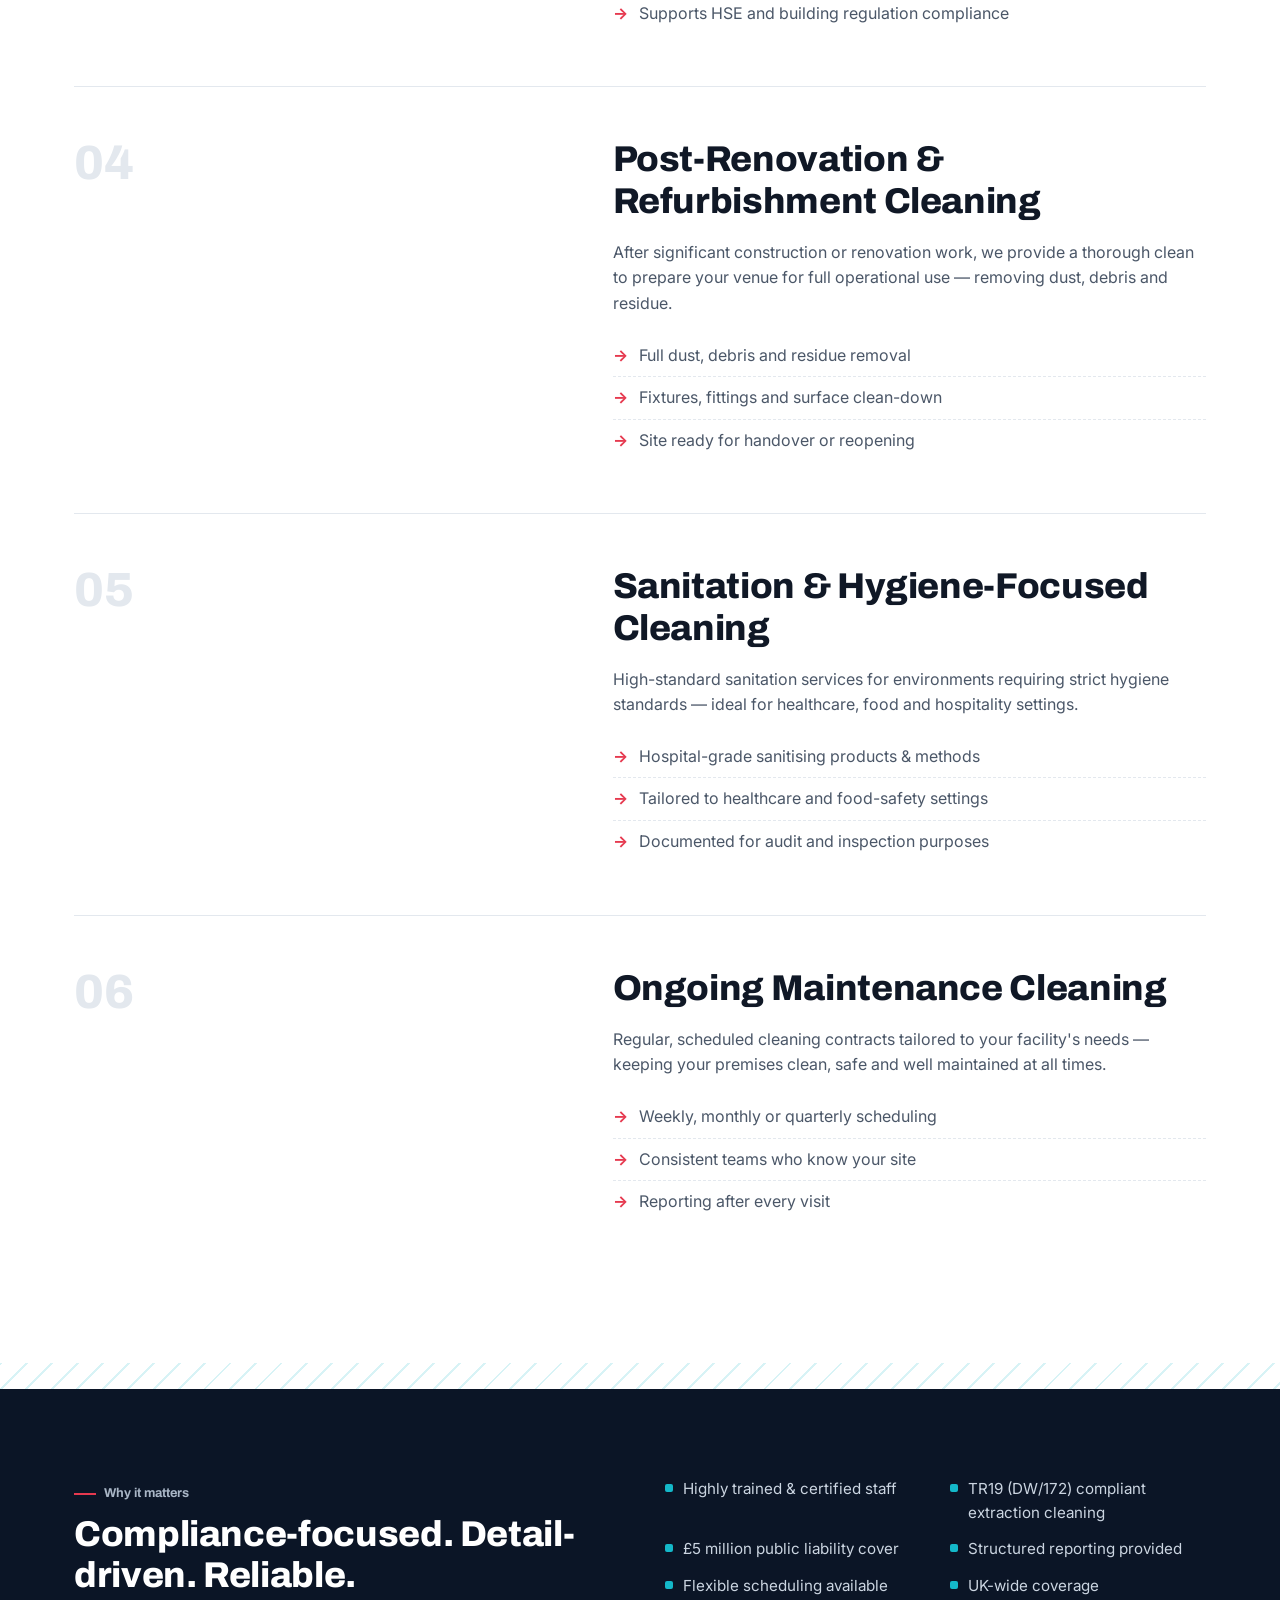
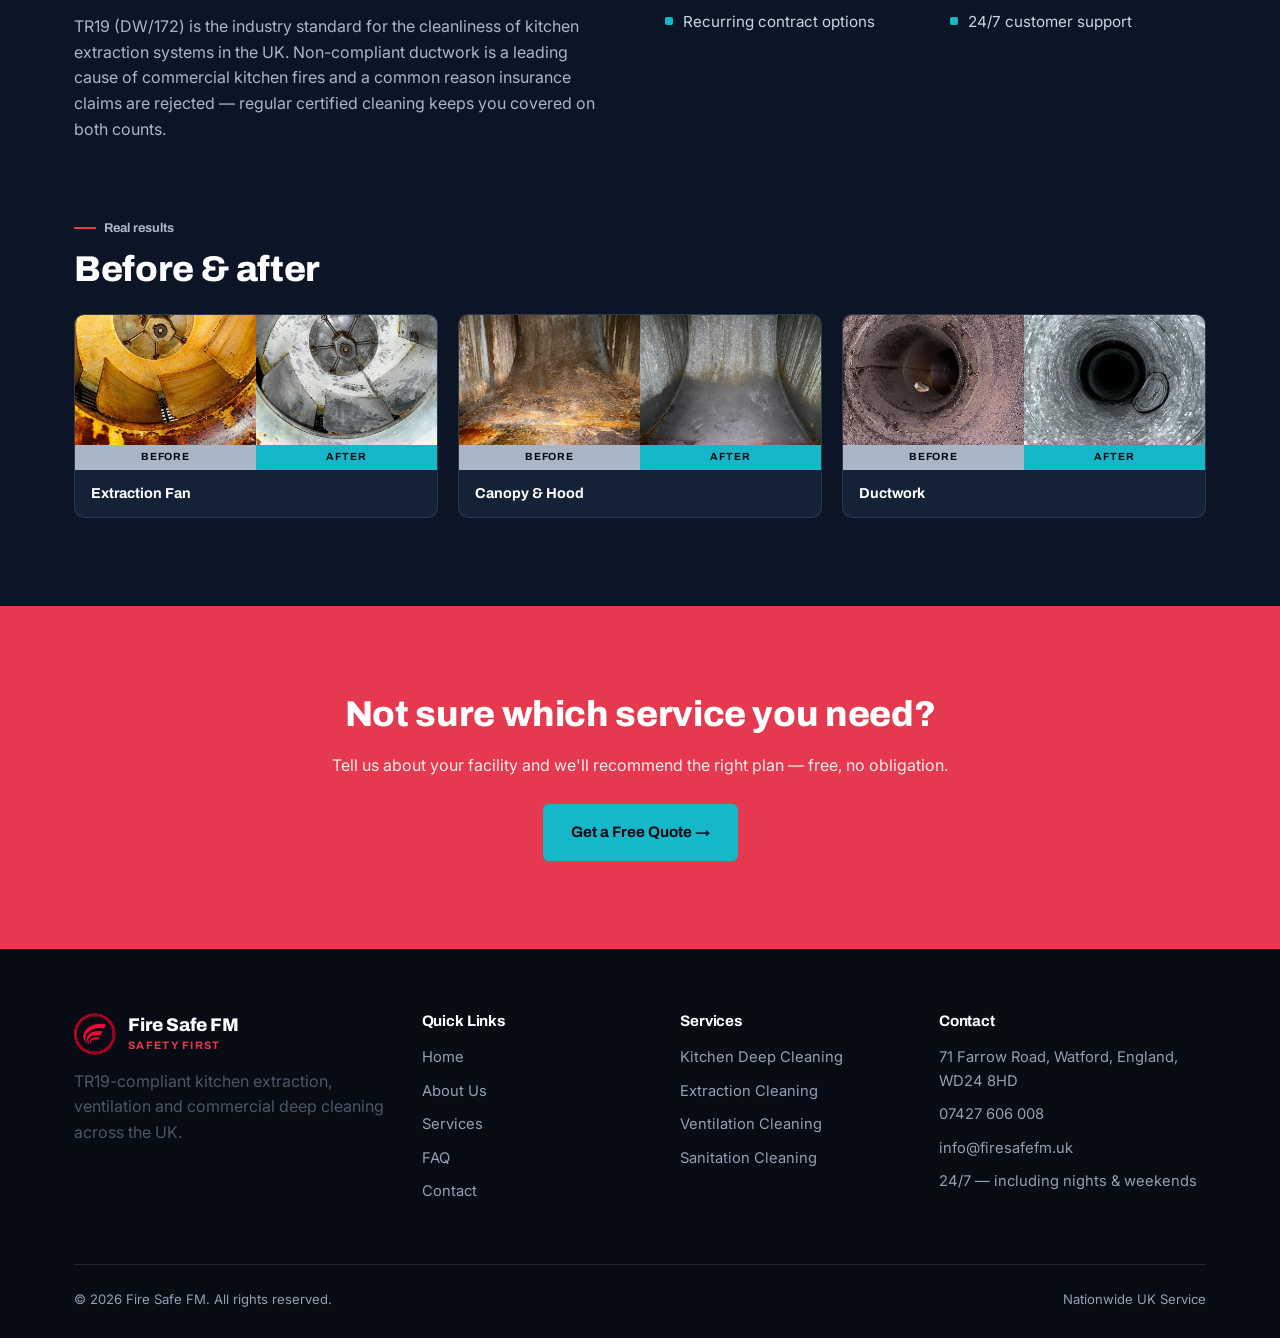
<file: services.html>
<!DOCTYPE html>
<html lang="en-GB">
<head>
<meta charset="UTF-8">
<meta name="viewport" content="width=device-width, initial-scale=1.0">
<title>Services | TR19 Kitchen Extraction, Ventilation & Deep Cleaning — Fire Safe FM</title>
<meta name="description" content="Kitchen deep cleaning, TR19 extraction cleaning, ventilation cleaning, post-renovation cleaning, sanitation and ongoing maintenance contracts. Nationwide UK coverage.">
<link rel="canonical" href="https://firesafefm.uk/services.html">
<meta property="og:type" content="website">
<meta property="og:title" content="Services — Fire Safe FM">
<meta property="og:description" content="Kitchen deep cleaning, TR19 extraction cleaning, ventilation cleaning, post-renovation, sanitation and ongoing maintenance contracts.">
<meta property="og:url" content="https://firesafefm.uk/services.html">
<meta property="og:image" content="https://firesafefm.uk/assets/hero-duct.jpg">
<meta name="twitter:card" content="summary_large_image">
<link rel="icon" type="image/png" href="assets/logo-icon.png">
<link rel="preconnect" href="https://fonts.googleapis.com">
<link rel="preconnect" href="https://fonts.gstatic.com" crossorigin>
<link href="https://fonts.googleapis.com/css2?family=Archivo:wght@600;700;800&family=Inter:wght@400;500;600;700&display=swap" rel="stylesheet">
<link rel="stylesheet" href="css/style.css">
<script type="application/ld+json">
{
  "@context": "https://schema.org",
  "@type": "Service",
  "serviceType": "TR19 Kitchen Extraction & Commercial Cleaning",
  "provider": { "@type": "HomeAndConstructionBusiness", "name": "Fire Safe FM" },
  "areaServed": "United Kingdom"
}
</script>
</head>
<body>

<div class="topbar">
  <div class="container">
    <a href="mailto:info@firesafefm.uk"><span class="icon">&#9993;</span>info@firesafefm.uk</a>
    <a href="tel:07427606008"><span class="icon">&#9742;</span>07427 606 008</a>
  </div>
</div>

<header class="site-header">
  <div class="container">
    <a class="brand" href="index.html">
      <img src="assets/logo-icon.png" alt="Fire Safe FM logo">
      <span class="brand-text"><span class="name">Fire Safe FM</span><span class="tag">SAFETY FIRST</span></span>
    </a>
    <button class="nav-toggle" aria-label="Toggle menu" aria-expanded="false">&#9776;</button>
    <nav class="main-nav">
      <ul>
        <li><a href="index.html">Home</a></li>
        <li><a href="about.html">About Us</a></li>
        <li><a href="services.html" class="active">Services</a></li>
        <li><a href="faq.html">FAQ</a></li>
      </ul>
      <a class="btn btn-primary" href="contact.html">Contact Us</a>
    </nav>
  </div>
</header>

<section class="page-hero">
  <div class="container">
    <p class="eyebrow">Services we provide</p>
    <h1>Commercial cleaning, done to a compliance standard</h1>
    <p class="lede">Six core services covering everything from a single deep clean to an ongoing, fully-documented maintenance contract.</p>
  </div>
</section>

<section class="section">
  <div class="container">

    <div class="service-detail" id="kitchen-deep-cleaning">
      <div><span class="num">01</span></div>
      <div>
        <h2>Kitchen Deep Cleaning</h2>
        <p>Full professional deep clean of all kitchen surfaces, equipment, floors and hard-to-reach areas — ensuring hygiene compliance and a spotless result every time.</p>
        <ul>
          <li>Full surface, equipment and floor degreasing</li>
          <li>Hard-to-reach and behind-equipment cleaning</li>
          <li>Hygiene-compliant finish, ready for inspection</li>
        </ul>
      </div>
    </div>

    <div class="service-detail" id="extraction-cleaning">
      <div><span class="num">02</span></div>
      <div>
        <h2>Extraction Cleaning</h2>
        <p>Complete degreasing of canopy hoods, filters and extraction systems to TR19 standards — reducing fire risk and keeping your kitchen compliant with insurance requirements.</p>
        <ul>
          <li>Canopy, hood, filter and ductwork degreasing</li>
          <li>TR19 (DW/172) compliant methodology</li>
          <li>Post-clean certification for insurers &amp; inspectors</li>
        </ul>
      </div>
    </div>

    <div class="service-detail" id="ventilation-cleaning">
      <div><span class="num">03</span></div>
      <div>
        <h2>Ventilation Cleaning</h2>
        <p>Full internal ductwork and ventilation system cleaning — improving air quality, system efficiency and ensuring your facility meets regulatory standards.</p>
        <ul>
          <li>Internal ductwork inspection and cleaning</li>
          <li>Improved airflow and system efficiency</li>
          <li>Supports HSE and building regulation compliance</li>
        </ul>
      </div>
    </div>

    <div class="service-detail" id="post-renovation-cleaning">
      <div><span class="num">04</span></div>
      <div>
        <h2>Post-Renovation &amp; Refurbishment Cleaning</h2>
        <p>After significant construction or renovation work, we provide a thorough clean to prepare your venue for full operational use — removing dust, debris and residue.</p>
        <ul>
          <li>Full dust, debris and residue removal</li>
          <li>Fixtures, fittings and surface clean-down</li>
          <li>Site ready for handover or reopening</li>
        </ul>
      </div>
    </div>

    <div class="service-detail" id="sanitation-cleaning">
      <div><span class="num">05</span></div>
      <div>
        <h2>Sanitation &amp; Hygiene-Focused Cleaning</h2>
        <p>High-standard sanitation services for environments requiring strict hygiene standards — ideal for healthcare, food and hospitality settings.</p>
        <ul>
          <li>Hospital-grade sanitising products &amp; methods</li>
          <li>Tailored to healthcare and food-safety settings</li>
          <li>Documented for audit and inspection purposes</li>
        </ul>
      </div>
    </div>

    <div class="service-detail" id="maintenance-cleaning">
      <div><span class="num">06</span></div>
      <div>
        <h2>Ongoing Maintenance Cleaning</h2>
        <p>Regular, scheduled cleaning contracts tailored to your facility's needs — keeping your premises clean, safe and well maintained at all times.</p>
        <ul>
          <li>Weekly, monthly or quarterly scheduling</li>
          <li>Consistent teams who know your site</li>
          <li>Reporting after every visit</li>
        </ul>
      </div>
    </div>

  </div>
</section>

<div class="duct-divider"></div>

<section class="section section--dark">
  <div class="container">
    <div style="display:grid; grid-template-columns:1fr 1fr; gap:50px; align-items:start;">
      <div>
        <p class="eyebrow">Why it matters</p>
        <h2>Compliance-focused. Detail-driven. Reliable.</h2>
        <p>TR19 (DW/172) is the industry standard for the cleanliness of kitchen extraction systems in the UK. Non-compliant ductwork is a leading cause of commercial kitchen fires and a common reason insurance claims are rejected — regular certified cleaning keeps you covered on both counts.</p>
      </div>
      <ul class="feature-list">
        <li>Highly trained &amp; certified staff</li>
        <li>TR19 (DW/172) compliant extraction cleaning</li>
        <li>£5 million public liability cover</li>
        <li>Structured reporting provided</li>
        <li>Flexible scheduling available</li>
        <li>UK-wide coverage</li>
        <li>Recurring contract options</li>
        <li>24/7 customer support</li>
      </ul>
    </div>

    <p class="eyebrow" style="margin-top:60px;">Real results</p>
    <h2>Before &amp; after</h2>
    <div class="ba-grid" style="margin-top:24px;">
      <div class="ba-card">
        <div class="ba-images">
          <div class="before"><img src="assets/before-after/fan_impeller_before.jpg" alt="Extraction fan and impeller before cleaning, coated in thick grease" loading="lazy"><span>BEFORE</span></div>
          <div class="after"><img src="assets/before-after/fan_impeller_after.jpg" alt="Extraction fan and impeller after professional degreasing" loading="lazy"><span>AFTER</span></div>
        </div>
        <div class="ba-label">Extraction Fan</div>
      </div>
      <div class="ba-card">
        <div class="ba-images">
          <div class="before"><img src="assets/before-after/canopy_hood_before.jpg" alt="Kitchen canopy hood interior before cleaning, heavy grease build-up" loading="lazy"><span>BEFORE</span></div>
          <div class="after"><img src="assets/before-after/canopy_hood_after.jpg" alt="Kitchen canopy hood interior after cleaning, back to bare metal" loading="lazy"><span>AFTER</span></div>
        </div>
        <div class="ba-label">Canopy &amp; Hood</div>
      </div>
      <div class="ba-card">
        <div class="ba-images">
          <div class="before"><img src="assets/before-after/extraction_duct_before.jpg" alt="Extraction ductwork before cleaning" loading="lazy"><span>BEFORE</span></div>
          <div class="after"><img src="assets/before-after/extraction_duct_after.jpg" alt="Extraction ductwork after cleaning, bright galvanised finish" loading="lazy"><span>AFTER</span></div>
        </div>
        <div class="ba-label">Ductwork</div>
      </div>
    </div>
  </div>
</section>

<section class="section cta-band">
  <div class="container">
    <h2>Not sure which service you need?</h2>
    <p>Tell us about your facility and we'll recommend the right plan — free, no obligation.</p>
    <a class="btn btn-primary" href="contact.html">Get a Free Quote →</a>
  </div>
</section>

<footer class="site-footer">
  <div class="container">
    <div class="footer-grid">
      <div>
        <a class="brand" href="index.html" style="margin-bottom:14px;">
          <img src="assets/logo-icon.png" alt="Fire Safe FM logo">
          <span class="brand-text"><span class="name">Fire Safe FM</span><span class="tag">SAFETY FIRST</span></span>
        </a>
        <p>TR19-compliant kitchen extraction, ventilation and commercial deep cleaning across the UK.</p>
      </div>
      <div>
        <h4>Quick Links</h4>
        <ul>
          <li><a href="index.html">Home</a></li>
          <li><a href="about.html">About Us</a></li>
          <li><a href="services.html">Services</a></li>
          <li><a href="faq.html">FAQ</a></li>
          <li><a href="contact.html">Contact</a></li>
        </ul>
      </div>
      <div>
        <h4>Services</h4>
        <ul>
          <li><a href="services.html#kitchen-deep-cleaning">Kitchen Deep Cleaning</a></li>
          <li><a href="services.html#extraction-cleaning">Extraction Cleaning</a></li>
          <li><a href="services.html#ventilation-cleaning">Ventilation Cleaning</a></li>
          <li><a href="services.html#sanitation-cleaning">Sanitation Cleaning</a></li>
        </ul>
      </div>
      <div>
        <h4>Contact</h4>
        <ul>
          <li>71 Farrow Road, Watford, England, WD24 8HD</li>
          <li><a href="tel:07427606008">07427 606 008</a></li>
          <li><a href="mailto:info@firesafefm.uk">info@firesafefm.uk</a></li>
          <li>24/7 — including nights &amp; weekends</li>
        </ul>
      </div>
    </div>
    <div class="footer-bottom">
      <span>&copy; 2026 Fire Safe FM. All rights reserved.</span>
      <span>Nationwide UK Service</span>
    </div>
  </div>
</footer>

<script src="js/main.js"></script>
</body>
</html>
</file>
<file: css/style.css>
/* =========================================================
   Fire Safe FM — design tokens & base
   ========================================================= */
:root {
  --navy-950: #060b14;
  --navy-900: #0b1526;
  --navy-800: #142238;
  --navy-700: #1c3049;
  --cyan-500: #14b8c9;
  --cyan-400: #3fd0df;
  --red-500: #e6394f;
  --red-600: #c92d42;
  --ink-900: #101826;
  --ink-600: #4b5768;
  --ink-400: #7c8898;
  --paper-0: #ffffff;
  --paper-50: #f5f7fa;
  --paper-100: #eef1f5;
  --line: #e3e8ee;
  --line-dark: rgba(255, 255, 255, 0.1);

  --font-head: "Archivo", "Segoe UI", Arial, sans-serif;
  --font-body: "Inter", "Segoe UI", Arial, sans-serif;

  --container: 1180px;
  --radius: 10px;
  --shadow-soft: 0 12px 30px -14px rgba(6, 11, 20, 0.35);
}

* { box-sizing: border-box; }
html { scroll-behavior: smooth; scroll-padding-top: 92px; }

body {
  margin: 0;
  font-family: var(--font-body);
  color: var(--ink-900);
  background: var(--paper-0);
  line-height: 1.6;
  -webkit-font-smoothing: antialiased;
}

img { max-width: 100%; display: block; }

h1, h2, h3, h4 {
  font-family: var(--font-head);
  color: var(--ink-900);
  line-height: 1.15;
  margin: 0 0 0.5em;
  letter-spacing: -0.01em;
}

h1 { font-size: clamp(2.2rem, 4.2vw, 3.4rem); font-weight: 800; }
h2 { font-size: clamp(1.7rem, 2.8vw, 2.3rem); font-weight: 800; }
h3 { font-size: 1.2rem; font-weight: 700; }

p { margin: 0 0 1em; color: var(--ink-600); max-width: 66ch; }

a { color: var(--cyan-500); text-decoration: none; }
a:hover { color: var(--cyan-400); }

:focus-visible {
  outline: 3px solid var(--cyan-500);
  outline-offset: 2px;
}

.container {
  max-width: var(--container);
  margin: 0 auto;
  padding: 0 24px;
}

.section { padding: 88px 0; }
.section--tight { padding: 56px 0; }
.section--dark { background: var(--navy-900); color: #cbd5e1; }
.section--dark h2, .section--dark h3 { color: #ffffff; }
.section--dark p { color: #a9b6c6; }
.section--paper { background: var(--paper-50); }

.eyebrow {
  display: inline-flex;
  align-items: center;
  gap: 8px;
  font-family: var(--font-head);
  font-size: 0.8rem;
  font-weight: 700;
  color: var(--cyan-500);
  margin-bottom: 10px;
}
.eyebrow::before {
  content: "";
  width: 22px;
  height: 2px;
  background: var(--red-500);
  display: inline-block;
}

.lede { font-size: 1.1rem; max-width: 62ch; }

/* Duct-chevron motif — a quiet nod to airflow/ductwork, used sparingly */
.duct-divider {
  height: 26px;
  background-image: repeating-linear-gradient(
    135deg,
    rgba(20, 184, 201, 0.28) 0px,
    rgba(20, 184, 201, 0.28) 2px,
    transparent 2px,
    transparent 18px
  );
  opacity: 0.6;
}

/* Buttons */
.btn {
  display: inline-flex;
  align-items: center;
  gap: 8px;
  font-family: var(--font-head);
  font-weight: 700;
  font-size: 0.95rem;
  padding: 14px 26px;
  border-radius: 6px;
  border: 2px solid transparent;
  cursor: pointer;
  transition: transform 0.15s ease, background 0.15s ease, color 0.15s ease, border-color 0.15s ease;
}
.btn:hover { transform: translateY(-1px); }
.btn-primary { background: var(--cyan-500); color: var(--navy-950); }
.btn-primary:hover { background: var(--cyan-400); color: var(--navy-950); }
.btn-outline { background: transparent; border-color: rgba(255,255,255,0.6); color: #fff; }
.btn-outline:hover { background: rgba(255,255,255,0.08); color: #fff; }
.btn-red { background: var(--red-500); color: #fff; }
.btn-red:hover { background: var(--red-600); color: #fff; }
.btn-block { width: 100%; justify-content: center; }

/* =========================================================
   Header
   ========================================================= */
.topbar {
  background: var(--navy-950);
  color: #c9d3df;
  font-size: 0.85rem;
}
.topbar .container {
  display: flex;
  justify-content: flex-end;
  gap: 28px;
  padding-top: 8px;
  padding-bottom: 8px;
}
.topbar a { color: #c9d3df; }
.topbar a:hover { color: var(--cyan-400); }
.topbar .icon { color: var(--red-500); margin-right: 6px; }

.site-header {
  background: var(--navy-900);
  position: sticky;
  top: 0;
  z-index: 50;
  border-bottom: 1px solid var(--line-dark);
}
.site-header .container {
  display: flex;
  align-items: center;
  justify-content: space-between;
  height: 84px;
}
.brand { display: flex; align-items: center; gap: 12px; }
.brand img { width: 42px; height: 42px; }
.brand-text { font-family: var(--font-head); line-height: 1.1; }
.brand-text .name { color: #fff; font-weight: 800; font-size: 1.15rem; display: block; }
.brand-text .tag { color: var(--red-500); font-weight: 700; font-size: 0.68rem; letter-spacing: 0.12em; }

.main-nav { display: flex; align-items: center; gap: 30px; }
.main-nav ul { list-style: none; display: flex; gap: 26px; margin: 0; padding: 0; }
.main-nav a {
  color: #cbd5e1;
  font-family: var(--font-head);
  font-weight: 600;
  font-size: 0.92rem;
  padding: 6px 2px;
  border-bottom: 2px solid transparent;
}
.main-nav a:hover, .main-nav a.active { color: #fff; border-color: var(--cyan-500); }

.nav-toggle {
  display: none;
  background: none;
  border: none;
  color: #fff;
  font-size: 1.6rem;
  cursor: pointer;
}

@media (max-width: 900px) {
  .topbar { display: none; }
  .nav-toggle { display: block; }
  .main-nav {
    position: absolute;
    top: 84px; left: 0; right: 0;
    background: var(--navy-900);
    flex-direction: column;
    align-items: stretch;
    padding: 10px 24px 24px;
    display: none;
    border-bottom: 1px solid var(--line-dark);
  }
  .main-nav.open { display: flex; }
  .main-nav ul { flex-direction: column; gap: 4px; }
  .main-nav ul li a { display: block; padding: 12px 0; border-bottom: 1px solid var(--line-dark); }
  .main-nav .btn { margin-top: 14px; }
}

/* =========================================================
   Hero
   ========================================================= */
.hero {
  position: relative;
  min-height: 640px;
  display: flex;
  align-items: center;
  background: var(--navy-950);
  overflow: hidden;
}
.hero-bg {
  position: absolute; inset: 0;
  background-size: cover;
  background-position: center;
}
.hero-scrim {
  position: absolute; inset: 0;
  background: linear-gradient(100deg, rgba(6,11,20,0.94) 15%, rgba(6,11,20,0.72) 55%, rgba(6,11,20,0.4) 100%);
}
.hero-content {
  position: relative;
  z-index: 2;
  max-width: 640px;
  padding: 110px 0 80px;
}
.hero .eyebrow { color: var(--cyan-400); }
.hero h1 { color: #fff; }
.hero .lede { color: #c3cddb; }
.hero-actions { display: flex; gap: 14px; margin-top: 30px; flex-wrap: wrap; }

.page-hero {
  background: var(--navy-950);
  padding: 68px 0 56px;
  position: relative;
}
.page-hero .eyebrow { color: var(--cyan-400); }
.page-hero h1 { color: #fff; margin-bottom: 12px; }
.page-hero p { color: #a9b6c6; }

/* Stat / trust bar */
.stat-bar {
  background: var(--cyan-500);
  color: var(--navy-950);
}
.stat-bar .container {
  display: flex;
  flex-wrap: wrap;
  gap: 18px;
  align-items: center;
  justify-content: space-between;
  padding-top: 18px;
  padding-bottom: 18px;
  font-family: var(--font-head);
  font-weight: 700;
  font-size: 0.95rem;
}
.stat-bar .item { display: flex; align-items: center; gap: 8px; }

/* =========================================================
   Cards & grids
   ========================================================= */
.grid-3 { display: grid; grid-template-columns: repeat(3, 1fr); gap: 24px; }
.grid-2 { display: grid; grid-template-columns: repeat(2, 1fr); gap: 20px; }
@media (max-width: 860px) { .grid-3 { grid-template-columns: 1fr; } .grid-2 { grid-template-columns: 1fr; } }

.service-card {
  background: var(--navy-800);
  border: 1px solid var(--line-dark);
  border-radius: var(--radius);
  padding: 30px;
}
.service-card.is-accent { background: var(--cyan-500); }
.service-card h3 { color: #fff; }
.service-card.is-accent h3 { color: var(--navy-950); }
.service-card p { color: #b7c2d1; font-size: 0.95rem; }
.service-card.is-accent p { color: rgba(6,11,20,0.75); }
.service-card a { font-family: var(--font-head); font-weight: 700; font-size: 0.9rem; }
.service-card.is-accent a { color: var(--navy-950); }

.industry-pill {
  border-left: 3px solid var(--cyan-500);
  background: #fff;
  box-shadow: var(--shadow-soft);
  padding: 16px 18px;
  font-family: var(--font-head);
  font-weight: 700;
  font-size: 0.95rem;
  color: var(--ink-900);
}

.feature-list { list-style: none; margin: 0; padding: 0; display: grid; grid-template-columns: 1fr 1fr; gap: 12px 28px; }
.feature-list li { display: flex; align-items: flex-start; gap: 10px; color: #cbd5e1; font-size: 0.95rem; }
.feature-list li::before {
  content: "";
  width: 8px; height: 8px;
  margin-top: 7px;
  background: var(--cyan-500);
  border-radius: 2px;
  flex: none;
}
@media (max-width: 620px) { .feature-list { grid-template-columns: 1fr; } }

/* Before/after gallery */
.ba-grid { display: grid; grid-template-columns: repeat(3, 1fr); gap: 20px; }
@media (max-width: 780px) { .ba-grid { grid-template-columns: 1fr; } }
.ba-card { background: var(--navy-800); border-radius: var(--radius); overflow: hidden; border: 1px solid var(--line-dark); }
.ba-images { display: grid; grid-template-columns: 1fr 1fr; }
.ba-images img { width: 100%; height: 130px; object-fit: cover; }
.ba-images span {
  display: block; text-align: center; font-size: 0.65rem; letter-spacing: 0.08em;
  font-family: var(--font-head); font-weight: 700; padding: 4px 0; color: var(--navy-950);
}
.ba-images .before span { background: #a9b6c6; }
.ba-images .after span { background: var(--cyan-500); }
.ba-label { padding: 12px 16px; color: #fff; font-family: var(--font-head); font-weight: 700; font-size: 0.9rem; }

/* Service detail sections (services.html) */
.service-detail {
  display: grid;
  grid-template-columns: 1fr 1.2fr;
  gap: 44px;
  align-items: start;
  padding: 52px 0;
  border-bottom: 1px solid var(--line);
}
.service-detail:last-child { border-bottom: none; }
@media (max-width: 800px) { .service-detail { grid-template-columns: 1fr; } }
.service-detail .num { font-family: var(--font-head); font-weight: 800; color: var(--line); font-size: 3rem; line-height: 1; }
.service-detail ul { list-style: none; margin: 18px 0 0; padding: 0; }
.service-detail ul li { padding: 8px 0 8px 26px; position: relative; color: var(--ink-600); border-top: 1px dashed var(--line); }
.service-detail ul li:first-child { border-top: none; }
.service-detail ul li::before { content: "→"; position: absolute; left: 0; color: var(--red-500); font-weight: 700; }

/* FAQ accordion */
.faq-item { border-bottom: 1px solid var(--line); }
.faq-q {
  width: 100%;
  text-align: left;
  background: none;
  border: none;
  padding: 22px 4px;
  font-family: var(--font-head);
  font-weight: 700;
  font-size: 1.05rem;
  color: var(--ink-900);
  cursor: pointer;
  display: flex;
  justify-content: space-between;
  align-items: center;
  gap: 20px;
}
.faq-q .icon { color: var(--cyan-500); font-size: 1.3rem; flex: none; transition: transform 0.2s ease; }
.faq-item.open .faq-q .icon { transform: rotate(45deg); }
.faq-a { max-height: 0; overflow: hidden; transition: max-height 0.25s ease; }
.faq-a p { padding: 0 4px 22px; }
.faq-item.open .faq-a { max-height: 400px; }

/* Contact / quote form */
.contact-grid {
  display: grid;
  grid-template-columns: 0.9fr 1.1fr;
  gap: 30px;
}
@media (max-width: 900px) { .contact-grid { grid-template-columns: 1fr; } }
.info-card {
  background: var(--cyan-500);
  color: var(--navy-950);
  border-radius: var(--radius);
  padding: 30px;
}
.info-card h3 { color: var(--navy-950); }
.info-card .row { display: flex; gap: 12px; align-items: flex-start; padding: 14px 0; border-top: 1px solid rgba(6,11,20,0.15); }
.info-card .row:first-of-type { border-top: none; }
.info-card .row strong { display: block; font-family: var(--font-head); }

.form-card {
  background: var(--navy-800);
  border-radius: var(--radius);
  padding: 32px;
  border: 1px solid var(--line-dark);
}
.form-card h3 { color: #fff; }
.form-row { margin-bottom: 16px; }
.form-row label { display: block; font-size: 0.85rem; font-weight: 600; color: #cbd5e1; margin-bottom: 6px; }
.form-row input, .form-row select, .form-row textarea {
  width: 100%;
  padding: 12px 14px;
  border-radius: 6px;
  border: 1px solid var(--line-dark);
  background: var(--navy-900);
  color: #fff;
  font-family: var(--font-body);
  font-size: 0.95rem;
}
.form-row textarea { resize: vertical; min-height: 110px; }
.form-row input:focus, .form-row select:focus, .form-row textarea:focus { outline: 2px solid var(--cyan-500); }
.form-grid-2 { display: grid; grid-template-columns: 1fr 1fr; gap: 16px; }
@media (max-width: 560px) { .form-grid-2 { grid-template-columns: 1fr; } }
.hp-field { position: absolute; left: -9999px; }
.form-status { margin-top: 14px; font-size: 0.9rem; font-weight: 600; }
.form-status.ok { color: var(--cyan-400); }
.form-status.err { color: var(--red-500); }

/* CTA band */
.cta-band { background: var(--red-500); color: #fff; text-align: center; }
.cta-band h2 { color: #fff; }
.cta-band p { color: rgba(255,255,255,0.9); margin: 0 auto 26px; }

/* =========================================================
   Footer
   ========================================================= */
.site-footer { background: var(--navy-950); color: #93a1b3; padding: 64px 0 28px; }
.footer-grid { display: grid; grid-template-columns: 1.4fr 1fr 1fr 1.2fr; gap: 36px; }
@media (max-width: 800px) { .footer-grid { grid-template-columns: 1fr 1fr; } }
@media (max-width: 520px) { .footer-grid { grid-template-columns: 1fr; } }
.site-footer h4 { color: #fff; font-size: 0.95rem; margin-bottom: 16px; }
.site-footer ul { list-style: none; margin: 0; padding: 0; }
.site-footer li { margin-bottom: 10px; font-size: 0.92rem; }
.site-footer a { color: #93a1b3; }
.site-footer a:hover { color: var(--cyan-400); }
.footer-bottom {
  margin-top: 50px;
  padding-top: 24px;
  border-top: 1px solid var(--line-dark);
  display: flex;
  justify-content: space-between;
  flex-wrap: wrap;
  gap: 10px;
  font-size: 0.82rem;
}

/* Utility */
.text-center { text-align: center; }
.mx-auto { margin-left: auto; margin-right: auto; }
.mt-0 { margin-top: 0; }
.sr-only {
  position: absolute; width: 1px; height: 1px; padding: 0; margin: -1px;
  overflow: hidden; clip: rect(0,0,0,0); white-space: nowrap; border: 0;
}
</file>
